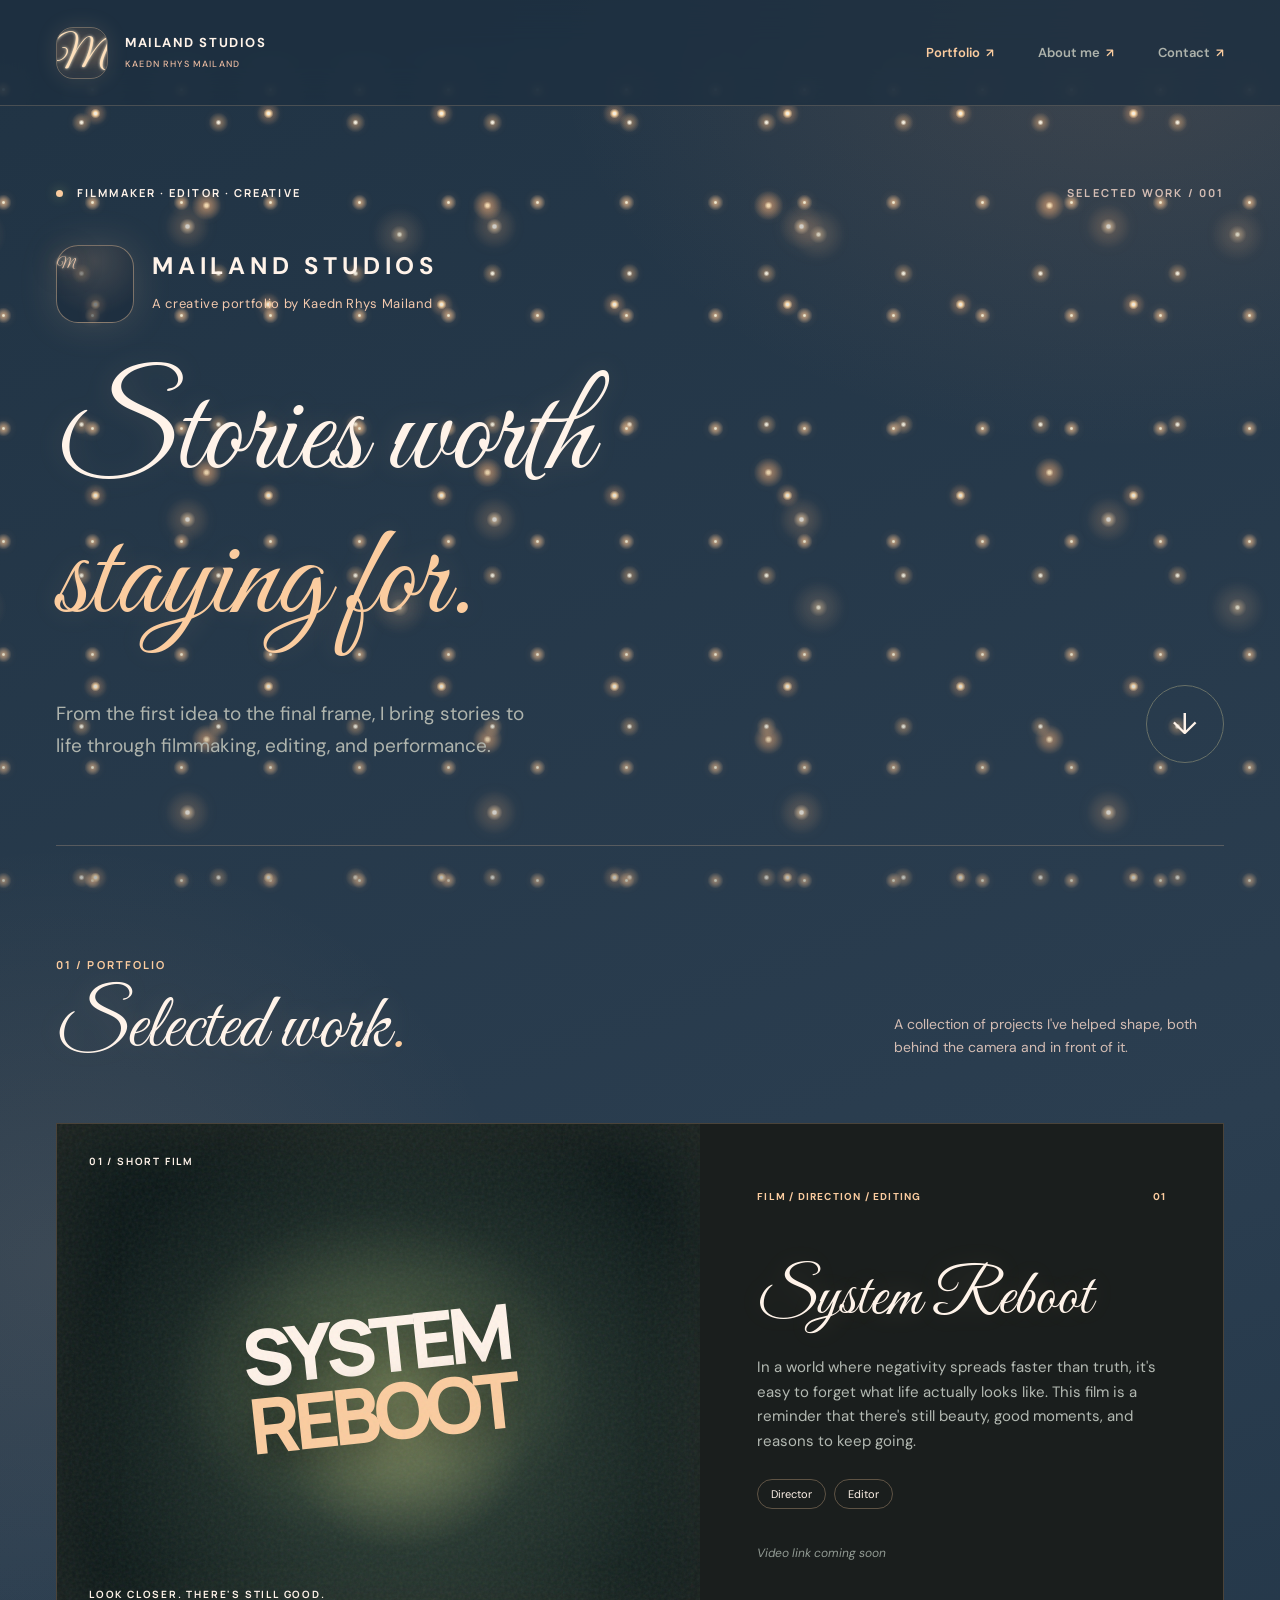
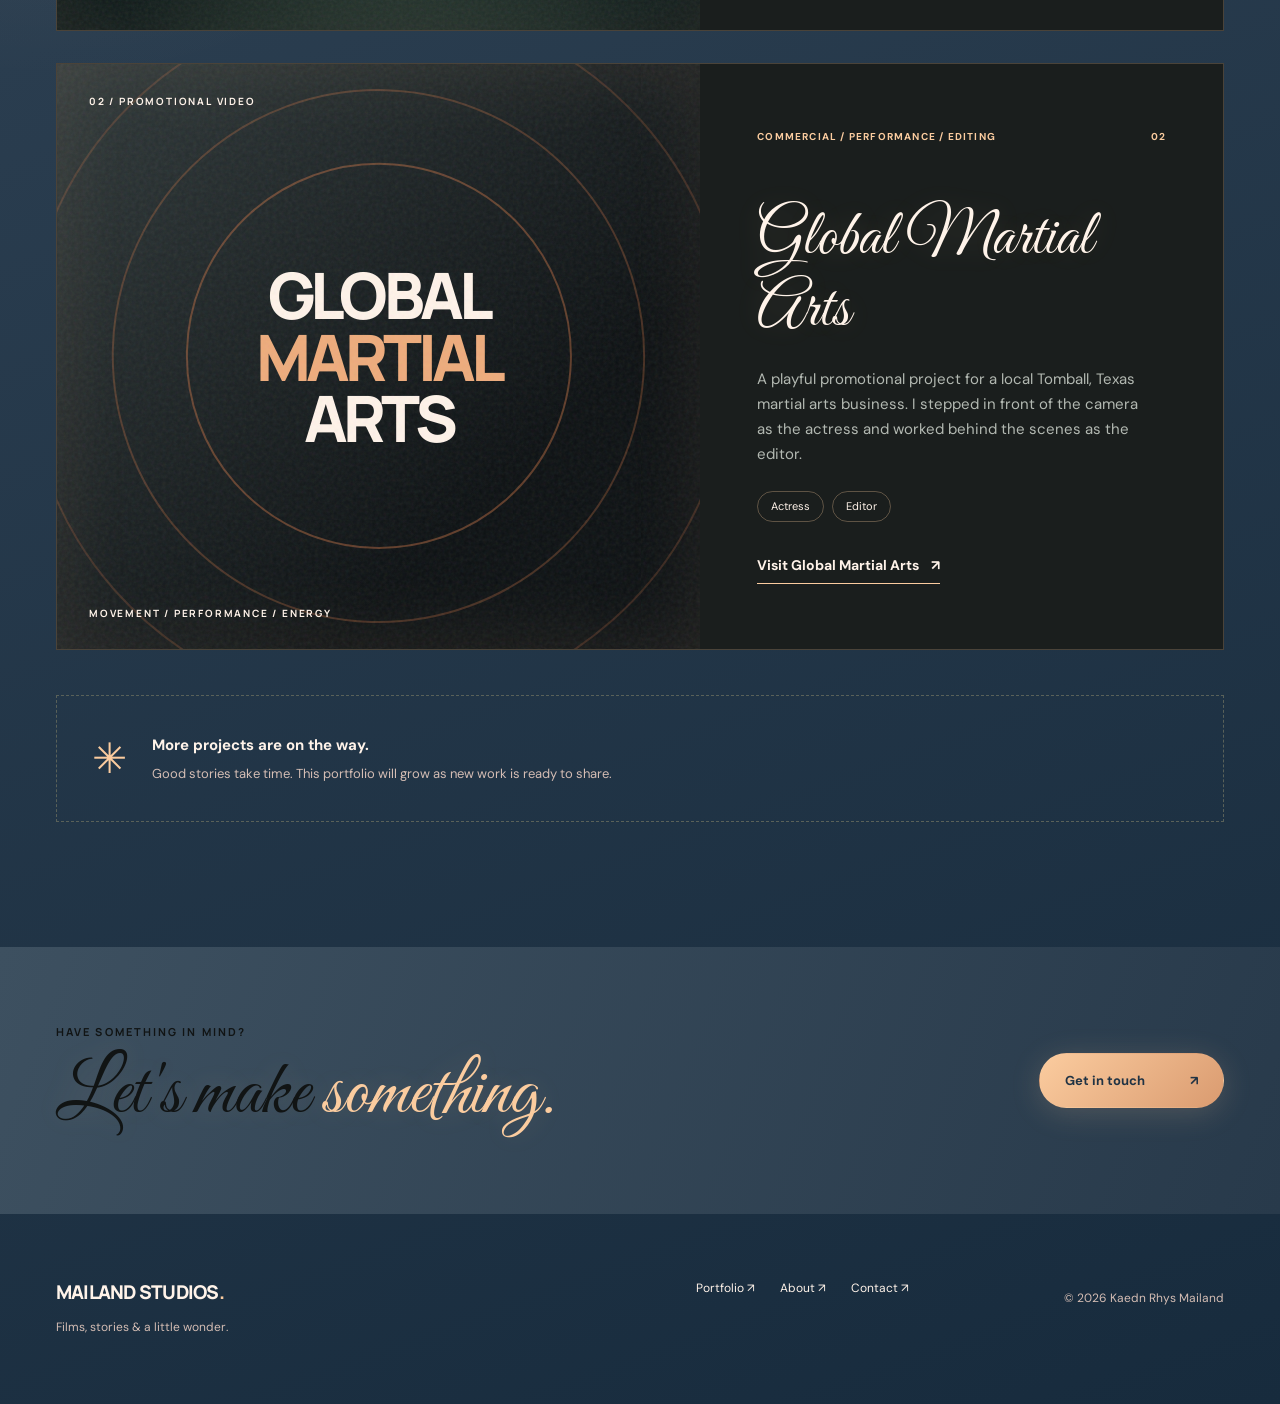
<file: index.html>
<!doctype html>
<html lang="en">
<head>
  <meta charset="utf-8">
  <meta name="viewport" content="width=device-width, initial-scale=1">
  <meta name="theme-color" content="#283a4b">
  <meta name="description" content="Kaedn Rhys Mailand | Filmmaking, editing, performance, and creative storytelling.">
  <title>Portfolio | Kaedn Rhys Mailand</title>
  <link rel="icon" href="assets/favicon.svg" type="image/svg+xml">
  <link rel="stylesheet" href="assets/styles.css?v=2">
  <script src="assets/site.js" defer></script>
</head>
<body>
  <a class="skip-link" href="#main">Skip to content</a>
  <header class="site-header">
    <a class="brand" href="index.html" target="_blank" rel="noopener noreferrer" aria-label="Kaedn Rhys Mailand portfolio, opens in a new tab"><span class="brand-mark"><span class="studio-monogram" aria-hidden="true">M</span></span><span class="brand-label">MAILAND STUDIOS <small>KAEDN RHYS MAILAND</small></span></a>
    <button class="menu-toggle" type="button" aria-expanded="false" aria-controls="primary-nav" aria-label="Toggle navigation"><span></span><span></span></button>
    <nav id="primary-nav" class="primary-nav" aria-label="Main navigation">
      <a class="active" aria-current="page" href="index.html" target="_blank" rel="noopener noreferrer">Portfolio <span class="nav-arrow">↗</span></a>
      <a href="about.html" target="_blank" rel="noopener noreferrer">About me <span class="nav-arrow">↗</span></a>
      <a href="contact.html" target="_blank" rel="noopener noreferrer">Contact <span class="nav-arrow">↗</span></a>
    </nav>
  </header>
  <main id="main">
    <section class="hero wrap" aria-labelledby="hero-title">
      <div class="hero-topline"><span class="eyebrow"><span class="status-dot"></span> FILMMAKER · EDITOR · CREATIVE</span><span class="eyebrow muted">SELECTED WORK / 001</span></div>
      <div class="hero-identity"><span class="hero-monogram" aria-hidden="true">M</span><div><strong>MAILAND STUDIOS</strong><span>A creative portfolio by Kaedn Rhys Mailand</span></div></div>
      <h1 id="hero-title">Stories worth<br><em>staying for.</em></h1>
      <div class="hero-bottom"><p>From the first idea to the final frame, I bring stories to life through filmmaking, editing, and performance.</p><a href="#work" class="round-link" aria-label="Jump to selected work, on this page"><span>↓</span></a></div>
      <div class="hero-rule"></div>
    </section>
    <section id="work" class="work-section wrap" aria-labelledby="work-heading">
      <div class="section-heading"><div><p class="eyebrow accent">01 / PORTFOLIO</p><h2 id="work-heading">Selected work<span class="small-period">.</span></h2></div><p>A collection of projects I've helped shape, both behind the camera and in front of it.</p></div>
      <article class="project-card"><div class="project-art reboot-art" aria-label="Decorative abstract design for System Reboot"><div class="art-grain"></div><div class="reboot-glow"></div><span class="art-corner">01 / SHORT FILM</span><div class="reboot-words">SYSTEM<br><i>REBOOT</i></div><span class="art-bottom">LOOK CLOSER. THERE'S STILL GOOD.</span></div><div class="project-details"><div class="project-meta"><span>FILM / DIRECTION / EDITING</span><span>01</span></div><h3>System Reboot</h3><p>In a world where negativity spreads faster than truth, it's easy to forget what life actually looks like. This film is a reminder that there's still beauty, good moments, and reasons to keep going.</p><div class="role-pills"><span>Director</span><span>Editor</span></div><div class="project-links"><span class="subtle-note">Video link coming soon</span></div></div></article>
      <article class="project-card"><div class="project-art martial-art" aria-label="Decorative athletic-inspired design for Global Martial Arts"><div class="art-grain"></div><span class="art-corner">02 / PROMOTIONAL VIDEO</span><div class="martial-rings"><span></span><span></span><span></span></div><div class="martial-words">GLOBAL<br><em>MARTIAL</em><br>ARTS</div><span class="art-bottom">MOVEMENT / PERFORMANCE / ENERGY</span></div><div class="project-details"><div class="project-meta"><span>COMMERCIAL / PERFORMANCE / EDITING</span><span>02</span></div><h3>Global Martial Arts</h3><p>A playful promotional project for a local Tomball, Texas martial arts business. I stepped in front of the camera as the actress and worked behind the scenes as the editor.</p><div class="role-pills"><span>Actress</span><span>Editor</span></div><div class="project-links"><a class="inline-link" href="https://teamglobalmma.com" target="_blank" rel="noopener noreferrer">Visit Global Martial Arts <span aria-hidden="true">↗</span></a></div></div></article>
      <div class="more-work"><span class="plus-icon">✳</span><div><strong>More projects are on the way.</strong><p>Good stories take time. This portfolio will grow as new work is ready to share.</p></div></div>
    </section>
    <section class="cta-strip"><div class="wrap cta-inner"><div><p class="eyebrow">HAVE SOMETHING IN MIND?</p><h2>Let's make <em>something.</em></h2></div><a class="pill-button" href="contact.html" target="_blank" rel="noopener noreferrer">Get in touch <span aria-hidden="true">↗</span></a></div></section>
  </main>
  <footer class="site-footer wrap"><div><span class="footer-brand">MAILAND STUDIOS<span class="accent">.</span></span><p>Films, stories & a little wonder.</p></div><div class="footer-links"><a href="index.html" target="_blank" rel="noopener noreferrer">Portfolio ↗</a><a href="about.html" target="_blank" rel="noopener noreferrer">About ↗</a><a href="contact.html" target="_blank" rel="noopener noreferrer">Contact ↗</a></div><span class="copyright">© <span data-year></span> Kaedn Rhys Mailand</span></footer>
</body>
</html>
</file>
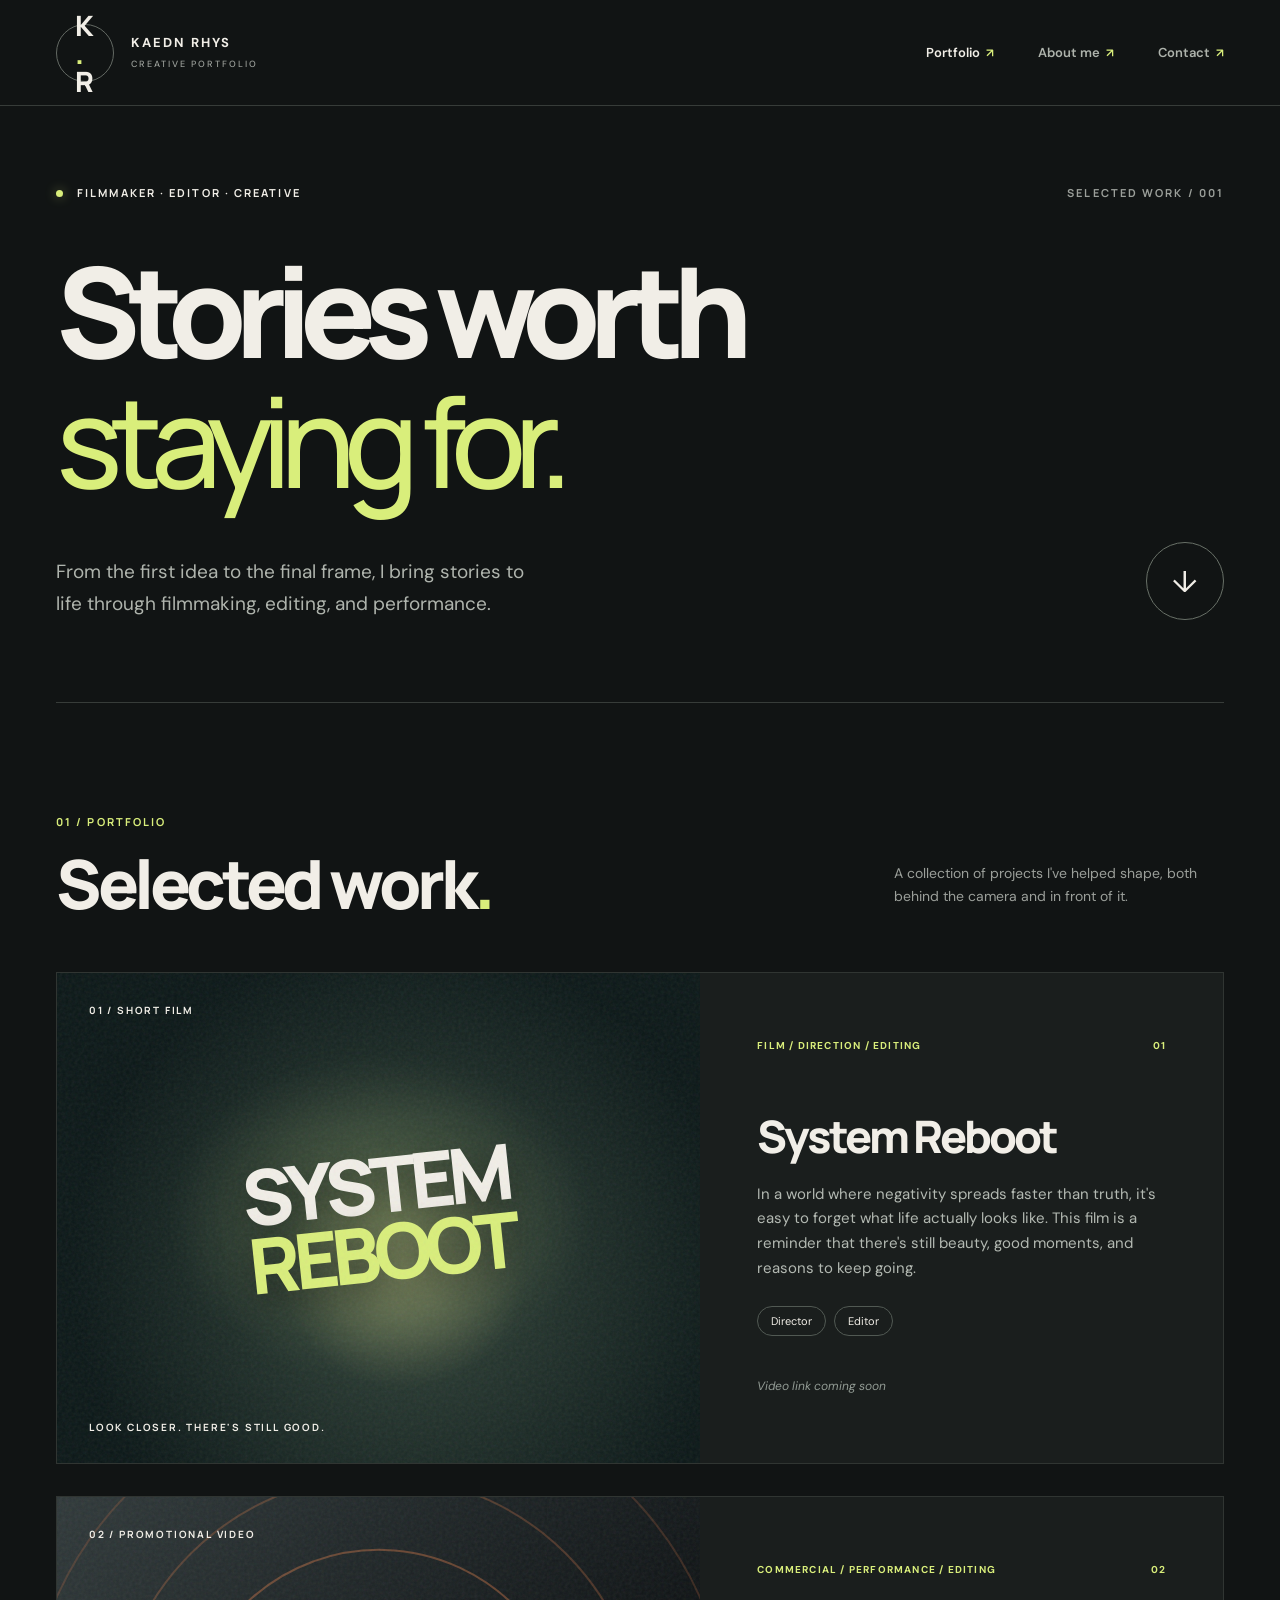
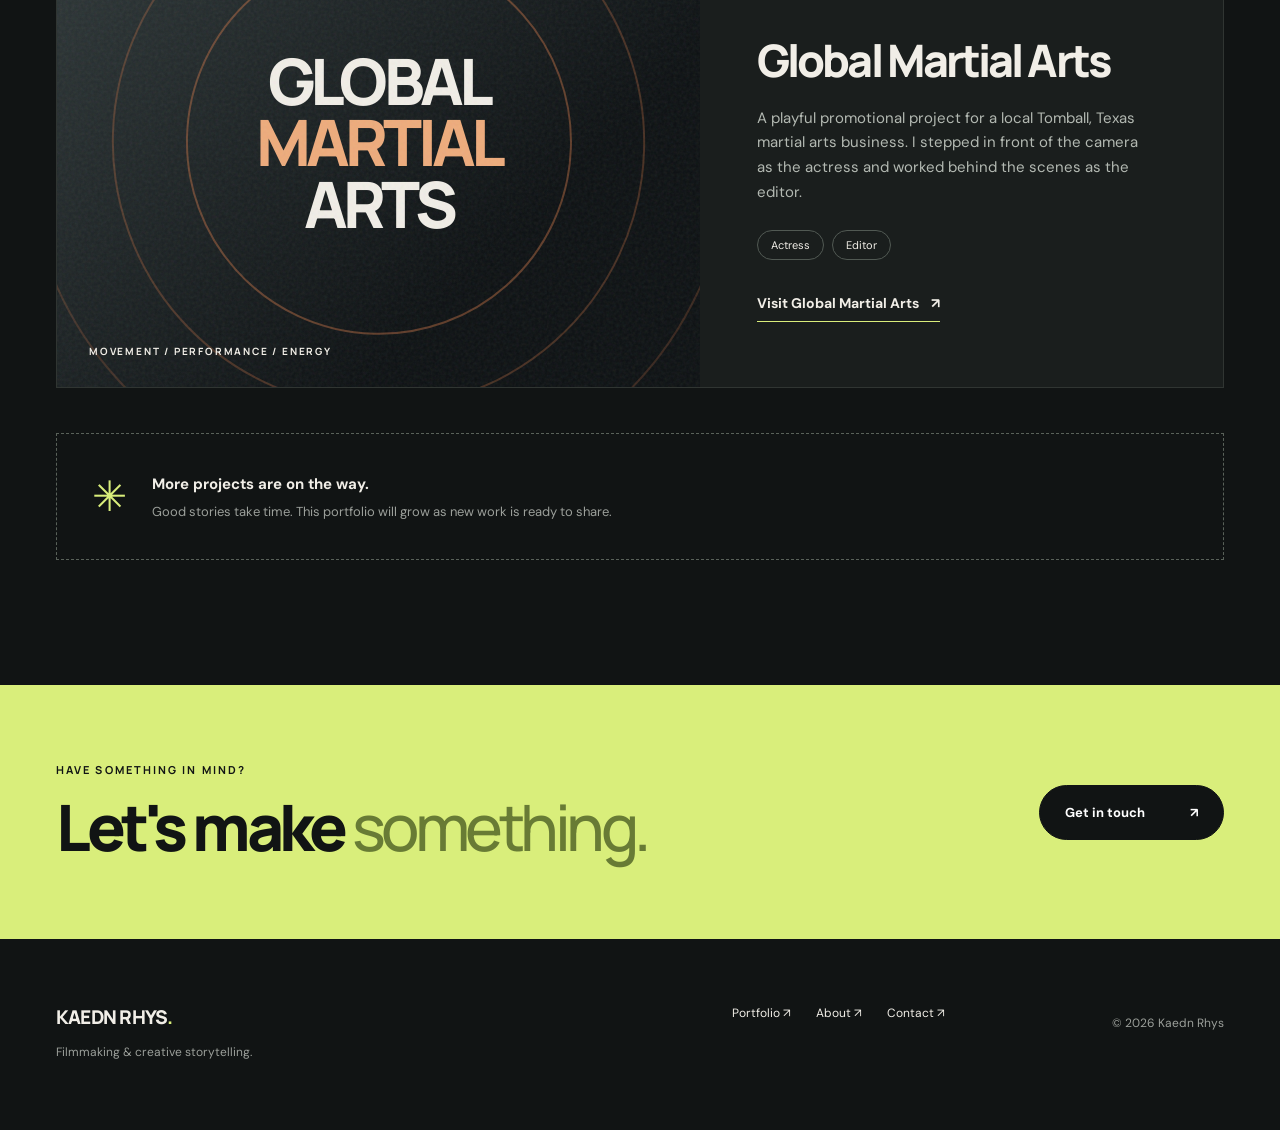
<file: filmmaking-portfolio/index.html>
<!doctype html>
<html lang="en">
<head>
  <meta charset="utf-8">
  <meta name="viewport" content="width=device-width, initial-scale=1">
  <meta name="theme-color" content="#111414">
  <meta name="description" content="Kaedn Rhys | Filmmaking, editing, performance, and creative storytelling.">
  <title>Portfolio | Kaedn Rhys</title>
  <link rel="icon" href="assets/favicon.svg" type="image/svg+xml">
  <link rel="stylesheet" href="assets/styles.css">
  <script src="assets/site.js" defer></script>
</head>
<body>
  <a class="skip-link" href="#main">Skip to content</a>
  <header class="site-header">
    <a class="brand" href="index.html" target="_blank" rel="noopener noreferrer" aria-label="Kaedn Rhys portfolio, opens in a new tab"><span class="brand-mark">K<span class="brand-dot">.</span>R</span><span class="brand-label">KAEDN RHYS <small>CREATIVE PORTFOLIO</small></span></a>
    <button class="menu-toggle" type="button" aria-expanded="false" aria-controls="primary-nav" aria-label="Toggle navigation"><span></span><span></span></button>
    <nav id="primary-nav" class="primary-nav" aria-label="Main navigation">
      <a class="active" aria-current="page" href="index.html" target="_blank" rel="noopener noreferrer">Portfolio <span class="nav-arrow">↗</span></a>
      <a href="about.html" target="_blank" rel="noopener noreferrer">About me <span class="nav-arrow">↗</span></a>
      <a href="contact.html" target="_blank" rel="noopener noreferrer">Contact <span class="nav-arrow">↗</span></a>
    </nav>
  </header>
  <main id="main">
    <section class="hero wrap" aria-labelledby="hero-title">
      <div class="hero-topline"><span class="eyebrow"><span class="status-dot"></span> FILMMAKER · EDITOR · CREATIVE</span><span class="eyebrow muted">SELECTED WORK / 001</span></div>
      <h1 id="hero-title">Stories worth<br><em>staying for.</em></h1>
      <div class="hero-bottom"><p>From the first idea to the final frame, I bring stories to life through filmmaking, editing, and performance.</p><a href="#work" class="round-link" aria-label="Jump to selected work, on this page"><span>↓</span></a></div>
      <div class="hero-rule"></div>
    </section>
    <section id="work" class="work-section wrap" aria-labelledby="work-heading">
      <div class="section-heading"><div><p class="eyebrow accent">01 / PORTFOLIO</p><h2 id="work-heading">Selected work<span class="small-period">.</span></h2></div><p>A collection of projects I've helped shape, both behind the camera and in front of it.</p></div>
      <article class="project-card"><div class="project-art reboot-art" aria-label="Decorative abstract design for System Reboot"><div class="art-grain"></div><div class="reboot-glow"></div><span class="art-corner">01 / SHORT FILM</span><div class="reboot-words">SYSTEM<br><i>REBOOT</i></div><span class="art-bottom">LOOK CLOSER. THERE'S STILL GOOD.</span></div><div class="project-details"><div class="project-meta"><span>FILM / DIRECTION / EDITING</span><span>01</span></div><h3>System Reboot</h3><p>In a world where negativity spreads faster than truth, it's easy to forget what life actually looks like. This film is a reminder that there's still beauty, good moments, and reasons to keep going.</p><div class="role-pills"><span>Director</span><span>Editor</span></div><div class="project-links"><span class="subtle-note">Video link coming soon</span></div></div></article>
      <article class="project-card"><div class="project-art martial-art" aria-label="Decorative athletic-inspired design for Global Martial Arts"><div class="art-grain"></div><span class="art-corner">02 / PROMOTIONAL VIDEO</span><div class="martial-rings"><span></span><span></span><span></span></div><div class="martial-words">GLOBAL<br><em>MARTIAL</em><br>ARTS</div><span class="art-bottom">MOVEMENT / PERFORMANCE / ENERGY</span></div><div class="project-details"><div class="project-meta"><span>COMMERCIAL / PERFORMANCE / EDITING</span><span>02</span></div><h3>Global Martial Arts</h3><p>A playful promotional project for a local Tomball, Texas martial arts business. I stepped in front of the camera as the actress and worked behind the scenes as the editor.</p><div class="role-pills"><span>Actress</span><span>Editor</span></div><div class="project-links"><a class="inline-link" href="https://teamglobalmma.com" target="_blank" rel="noopener noreferrer">Visit Global Martial Arts <span aria-hidden="true">↗</span></a></div></div></article>
      <div class="more-work"><span class="plus-icon">✳</span><div><strong>More projects are on the way.</strong><p>Good stories take time. This portfolio will grow as new work is ready to share.</p></div></div>
    </section>
    <section class="cta-strip"><div class="wrap cta-inner"><div><p class="eyebrow">HAVE SOMETHING IN MIND?</p><h2>Let's make <em>something.</em></h2></div><a class="pill-button" href="contact.html" target="_blank" rel="noopener noreferrer">Get in touch <span aria-hidden="true">↗</span></a></div></section>
  </main>
  <footer class="site-footer wrap"><div><span class="footer-brand">KAEDN RHYS<span class="accent">.</span></span><p>Filmmaking & creative storytelling.</p></div><div class="footer-links"><a href="index.html" target="_blank" rel="noopener noreferrer">Portfolio ↗</a><a href="about.html" target="_blank" rel="noopener noreferrer">About ↗</a><a href="contact.html" target="_blank" rel="noopener noreferrer">Contact ↗</a></div><span class="copyright">© <span data-year></span> Kaedn Rhys</span></footer>
</body>
</html>
</file>
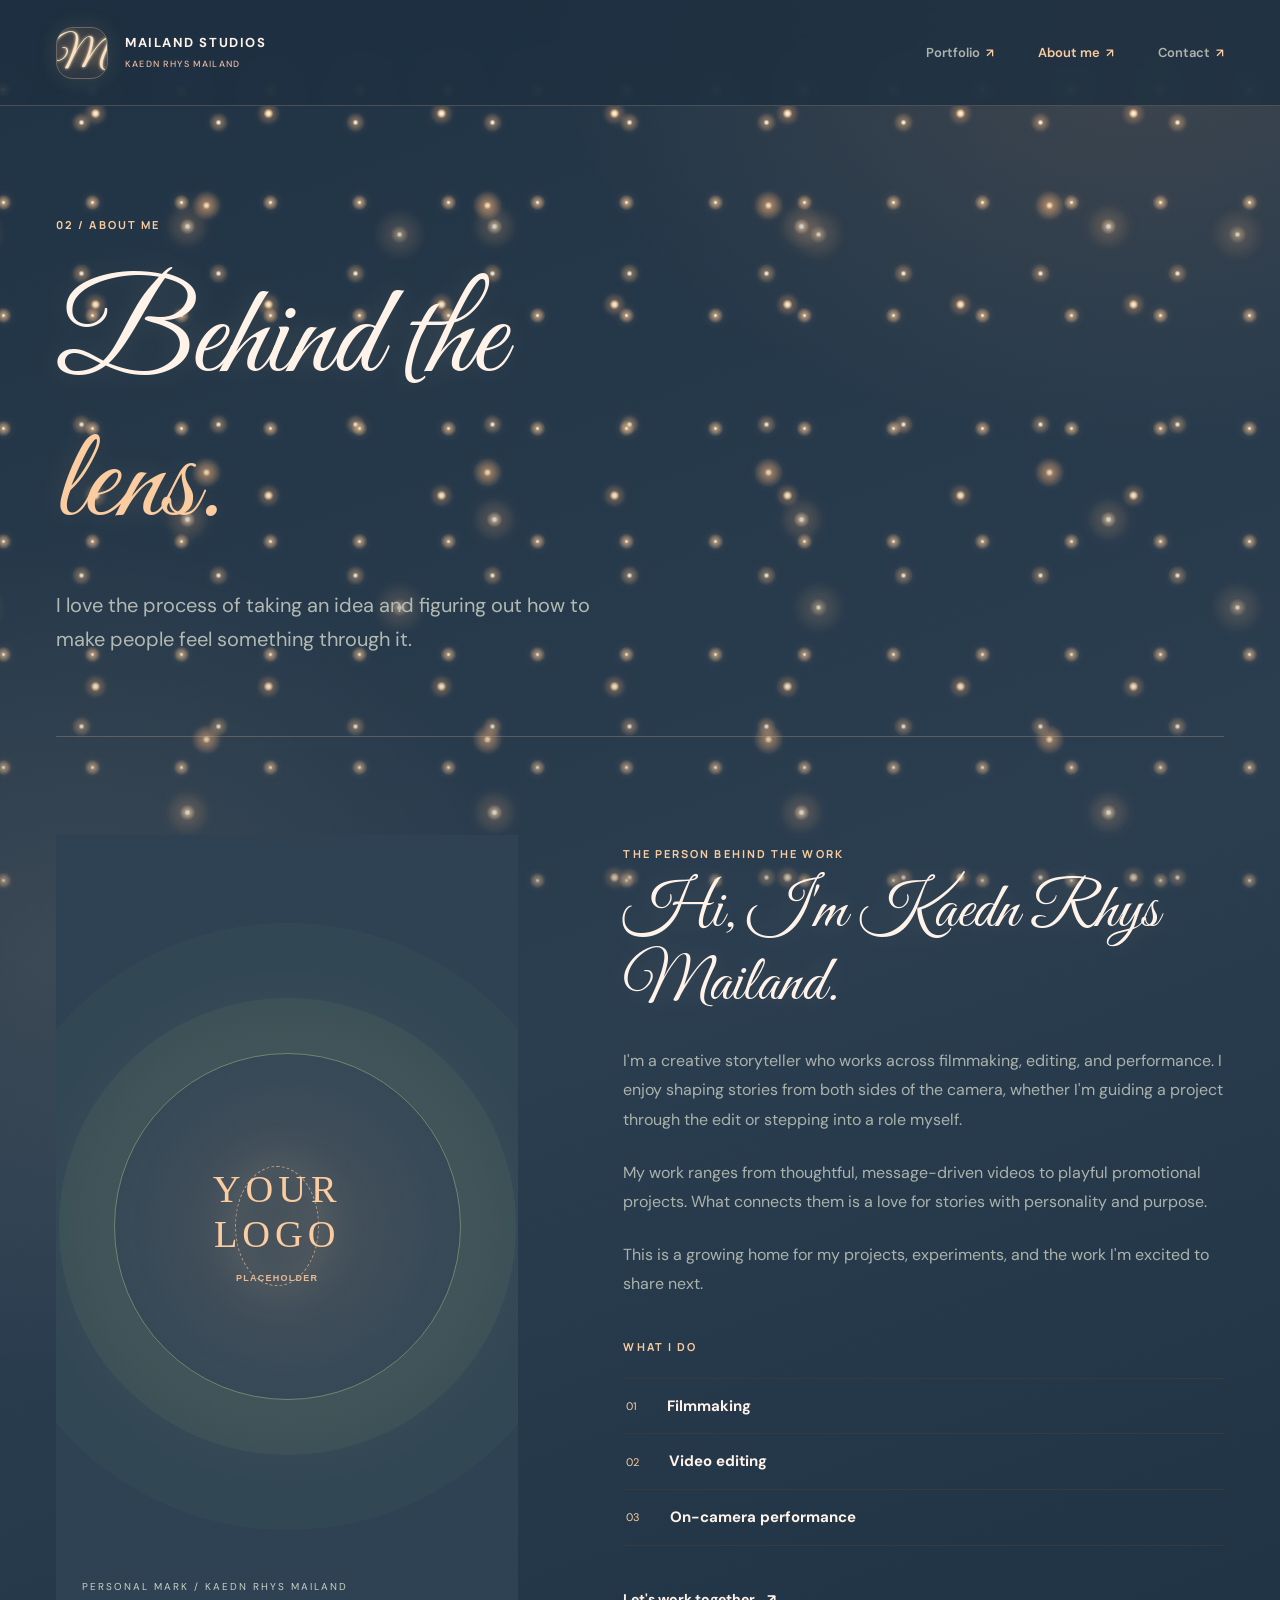
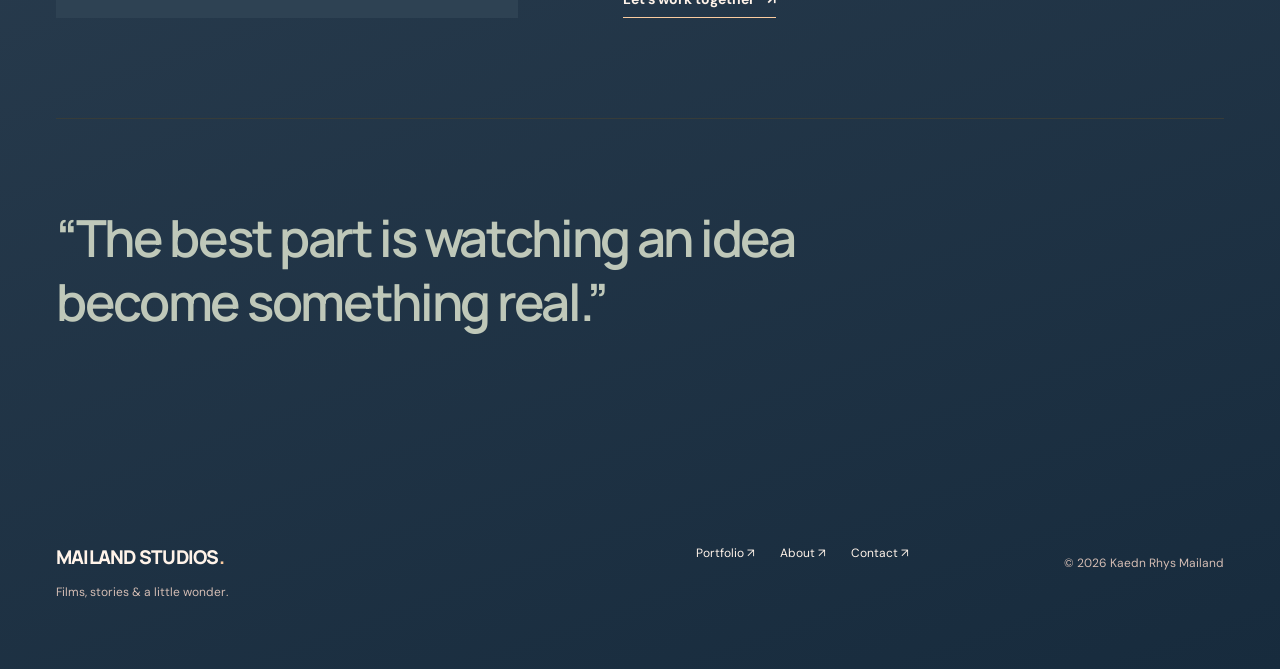
<file: about.html>
<!doctype html>
<html lang="en">
<head><meta charset="utf-8"><meta name="viewport" content="width=device-width, initial-scale=1"><meta name="theme-color" content="#283a4b"><meta name="description" content="Meet Kaedn Rhys Mailand, a filmmaker, editor, and creative storyteller."><title>About Me | Kaedn Rhys Mailand</title><link rel="icon" href="assets/favicon.svg" type="image/svg+xml"><link rel="stylesheet" href="assets/styles.css?v=2"><script src="assets/site.js" defer></script></head>
<body>
<a class="skip-link" href="#main">Skip to content</a>
<header class="site-header"><a class="brand" href="index.html" target="_blank" rel="noopener noreferrer" aria-label="Kaedn Rhys Mailand portfolio, opens in a new tab"><span class="brand-mark"><span class="studio-monogram" aria-hidden="true">M</span></span><span class="brand-label">MAILAND STUDIOS <small>KAEDN RHYS MAILAND</small></span></a><button class="menu-toggle" type="button" aria-expanded="false" aria-controls="primary-nav" aria-label="Toggle navigation"><span></span><span></span></button><nav id="primary-nav" class="primary-nav" aria-label="Main navigation"><a href="index.html" target="_blank" rel="noopener noreferrer">Portfolio <span class="nav-arrow">↗</span></a><a class="active" aria-current="page" href="about.html" target="_blank" rel="noopener noreferrer">About me <span class="nav-arrow">↗</span></a><a href="contact.html" target="_blank" rel="noopener noreferrer">Contact <span class="nav-arrow">↗</span></a></nav></header>
<main id="main"><section class="inner-hero wrap"><p class="eyebrow accent">02 / ABOUT ME</p><h1>Behind the<br><em>lens.</em></h1><p class="page-intro">I love the process of taking an idea and figuring out how to make people feel something through it.</p></section><div class="wrap"><div class="page-divider"></div><section class="about-grid" aria-label="About Kaedn"><div class="portrait-placeholder"><div class="portrait-orbit"></div><div class="portrait-initials"><span class="personal-mark-placeholder" aria-label="Personal logo placeholder">YOUR<br>LOGO<small>PLACEHOLDER</small></span></div><span class="portrait-label">PERSONAL MARK / KAEDN RHYS MAILAND</span></div><div class="about-copy"><p class="eyebrow accent">THE PERSON BEHIND THE WORK</p><h2>Hi, I'm Kaedn Rhys Mailand.</h2><p>I'm a creative storyteller who works across filmmaking, editing, and performance. I enjoy shaping stories from both sides of the camera, whether I'm guiding a project through the edit or stepping into a role myself.</p><p>My work ranges from thoughtful, message-driven videos to playful promotional projects. What connects them is a love for stories with personality and purpose.</p><p>This is a growing home for my projects, experiments, and the work I'm excited to share next.</p><div class="expertise"><p class="eyebrow">WHAT I DO</p><div class="expertise-row"><span>01</span><strong>Filmmaking</strong></div><div class="expertise-row"><span>02</span><strong>Video editing</strong></div><div class="expertise-row"><span>03</span><strong>On-camera performance</strong></div></div><a class="inline-link" href="contact.html" target="_blank" rel="noopener noreferrer">Let's work together <span aria-hidden="true">↗</span></a></div></section></div><section class="quote-section wrap"><p>“The best part is watching an idea become something real.”</p></section></main>
<footer class="site-footer wrap"><div><span class="footer-brand">MAILAND STUDIOS<span class="accent">.</span></span><p>Films, stories & a little wonder.</p></div><div class="footer-links"><a href="index.html" target="_blank" rel="noopener noreferrer">Portfolio ↗</a><a href="about.html" target="_blank" rel="noopener noreferrer">About ↗</a><a href="contact.html" target="_blank" rel="noopener noreferrer">Contact ↗</a></div><span class="copyright">© <span data-year></span> Kaedn Rhys Mailand</span></footer>
</body></html>
</file>
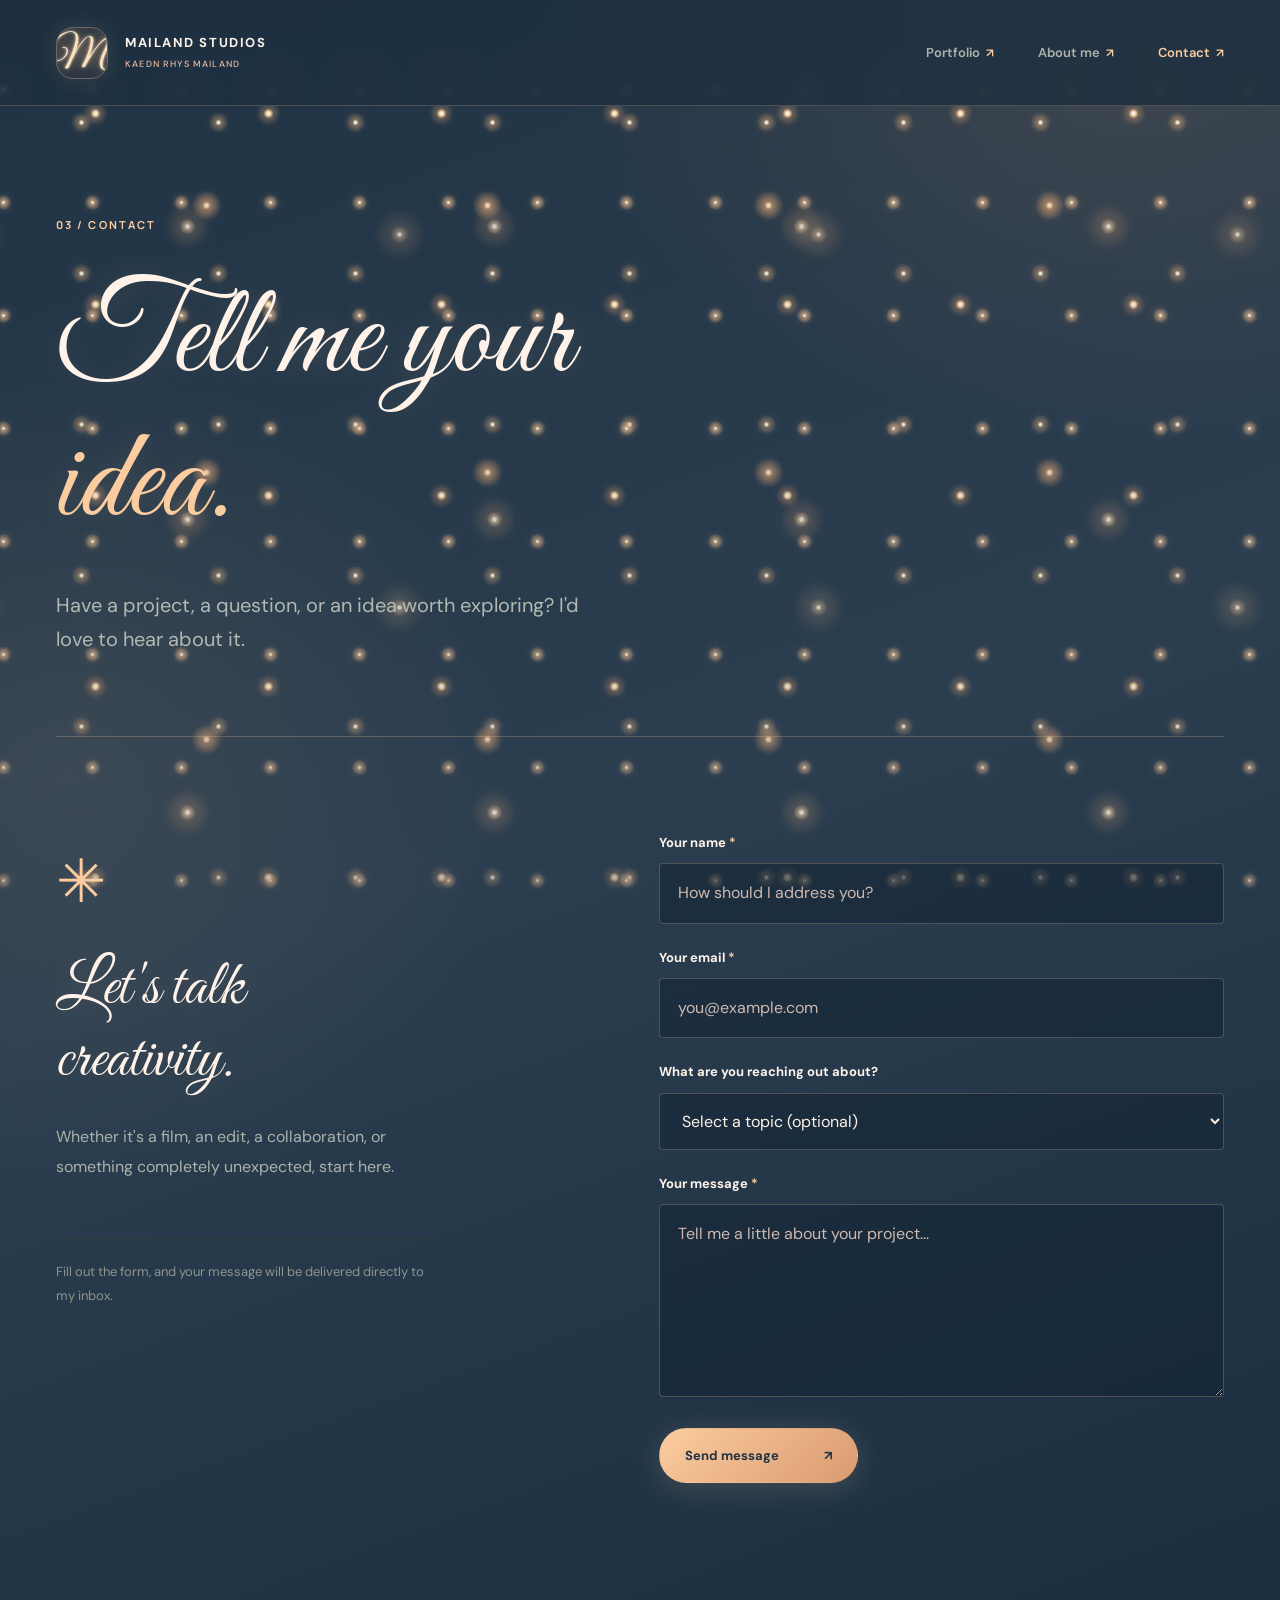
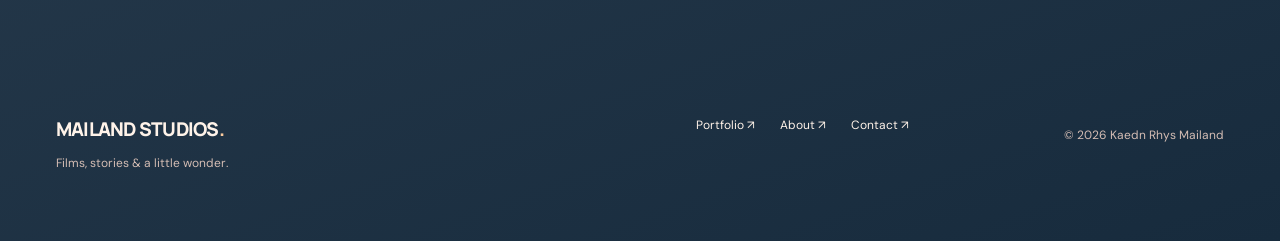
<file: contact.html>
<!doctype html>
<html lang="en">
<head><meta charset="utf-8"><meta name="viewport" content="width=device-width, initial-scale=1"><meta name="theme-color" content="#283a4b"><meta name="description" content="Contact Kaedn Rhys Mailand about filmmaking, editing, performance, and creative collaborations."><title>Contact | Kaedn Rhys Mailand</title><link rel="icon" href="assets/favicon.svg" type="image/svg+xml"><link rel="stylesheet" href="assets/styles.css?v=2"><script src="assets/site.js" defer></script></head>
<body>
<a class="skip-link" href="#main">Skip to content</a>
<header class="site-header"><a class="brand" href="index.html" target="_blank" rel="noopener noreferrer" aria-label="Kaedn Rhys Mailand portfolio, opens in a new tab"><span class="brand-mark"><span class="studio-monogram" aria-hidden="true">M</span></span><span class="brand-label">MAILAND STUDIOS <small>KAEDN RHYS MAILAND</small></span></a><button class="menu-toggle" type="button" aria-expanded="false" aria-controls="primary-nav" aria-label="Toggle navigation"><span></span><span></span></button><nav id="primary-nav" class="primary-nav" aria-label="Main navigation"><a href="index.html" target="_blank" rel="noopener noreferrer">Portfolio <span class="nav-arrow">↗</span></a><a href="about.html" target="_blank" rel="noopener noreferrer">About me <span class="nav-arrow">↗</span></a><a class="active" aria-current="page" href="contact.html" target="_blank" rel="noopener noreferrer">Contact <span class="nav-arrow">↗</span></a></nav></header>
<main id="main"><section class="inner-hero wrap"><p class="eyebrow accent">03 / CONTACT</p><h1>Tell me your<br><em>idea.</em></h1><p class="page-intro">Have a project, a question, or an idea worth exploring? I'd love to hear about it.</p></section><div class="wrap"><div class="page-divider"></div><section class="contact-grid" aria-label="Contact form"><div class="contact-sidebar"><span class="asterisk">✳</span><h2>Let's talk<br>creativity.</h2><p>Whether it's a film, an edit, a collaboration, or something completely unexpected, start here.</p><p class="form-note">Fill out the form, and your message will be delivered directly to my inbox.</p></div><form id="contact-form" class="contact-form" action="https://formsubmit.co/ajax/studiosofdesign@outlook.com" method="POST"><input type="hidden" name="_subject" value="New portfolio contact form message"><input type="hidden" name="_captcha" value="true"><input type="text" name="_honey" tabindex="-1" autocomplete="off" class="honeypot" aria-hidden="true"><div class="field-row"><label for="name">Your name <span>*</span></label><input id="name" name="name" type="text" placeholder="How should I address you?" autocomplete="name" required></div><div class="field-row"><label for="email">Your email <span>*</span></label><input id="email" name="email" type="email" placeholder="you@example.com" autocomplete="email" required></div><div class="field-row"><label for="reason">What are you reaching out about?</label><select id="reason" name="project_type"><option value="">Select a topic (optional)</option><option>Filmmaking</option><option>Video editing</option><option>Performance</option><option>Collaboration</option><option>Something else</option></select></div><div class="field-row"><label for="message">Your message <span>*</span></label><textarea id="message" name="message" rows="6" placeholder="Tell me a little about your project..." required></textarea></div><button class="pill-button send-button" type="submit">Send message <span aria-hidden="true">↗</span></button><p id="form-status" class="form-status" aria-live="polite"></p></form></section></div></main>
<footer class="site-footer wrap"><div><span class="footer-brand">MAILAND STUDIOS<span class="accent">.</span></span><p>Films, stories & a little wonder.</p></div><div class="footer-links"><a href="index.html" target="_blank" rel="noopener noreferrer">Portfolio ↗</a><a href="about.html" target="_blank" rel="noopener noreferrer">About ↗</a><a href="contact.html" target="_blank" rel="noopener noreferrer">Contact ↗</a></div><span class="copyright">© <span data-year></span> Kaedn Rhys Mailand</span></footer>
<script>
// Submit without letting FormSubmit choose the return destination.
document.addEventListener('DOMContentLoaded', () => {
  const form = document.getElementById('contact-form');
  const status = document.getElementById('form-status');
  const button = form.querySelector('button[type="submit"]');
  const destination = 'https://krmailand.github.io/Mailand-Studios-Portfolio/thank-you.html';

  form.addEventListener('submit', async (event) => {
    event.preventDefault();
    if (!form.reportValidity()) return;

    button.disabled = true;
    button.textContent = 'Sending...';
    status.textContent = 'Sending your message...';
    status.classList.remove('error');

    try {
      const response = await fetch(form.action, {
        method: 'POST',
        body: new FormData(form),
        headers: { Accept: 'application/json' }
      });
      if (!response.ok) throw new Error('Server rejected the request');
      const result = await response.json();
      if (result.success !== true && result.success !== 'true') {
        throw new Error(result.message || 'Submission was not confirmed');
      }
      window.location.assign(destination);
    } catch (error) {
      console.error('Contact submission failed:', error);
      status.textContent = 'Your message could not be confirmed as sent. Please try again.';
      status.classList.add('error');
      button.disabled = false;
      button.innerHTML = 'Send message <span aria-hidden="true">↗</span>';
    }
  });
});
</script>
</body></html>
</file>
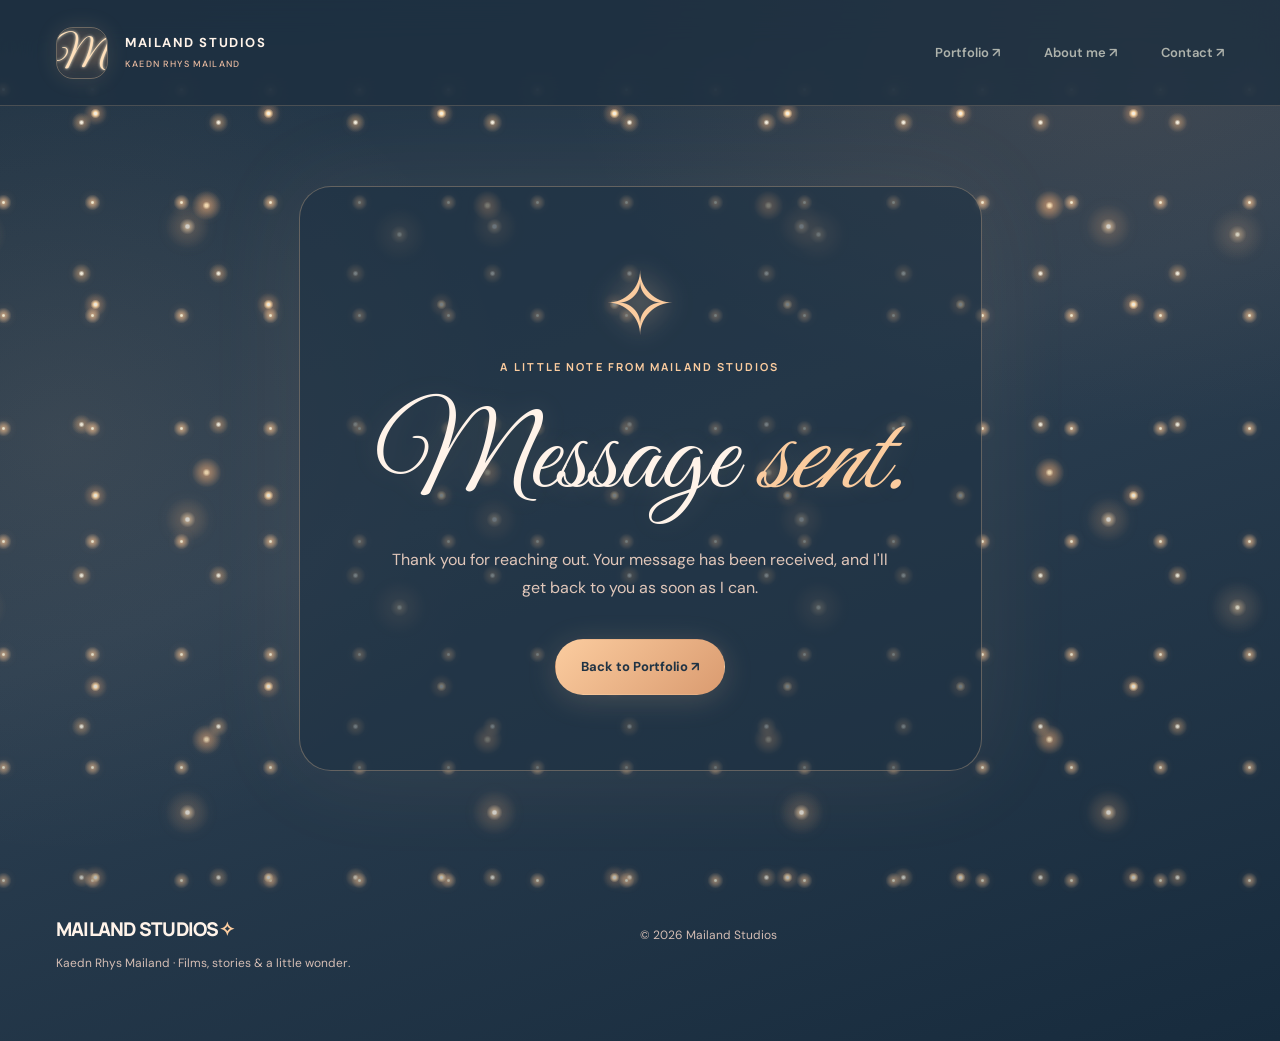
<file: thank-you.html>
<!doctype html>
<html lang="en">
<head>
  <meta charset="utf-8">
  <meta name="viewport" content="width=device-width, initial-scale=1">
  <meta name="theme-color" content="#283a4b">
  <title>Message Sent | Mailand Studios</title>
  <link rel="icon" href="assets/favicon.svg">
  <link rel="stylesheet" href="assets/styles.css?v=2">
  <script src="assets/site.js" defer></script>
</head>
<body>
  <a class="skip-link" href="#main">Skip to content</a>
  <header class="site-header">
    <a class="brand" href="index.html" target="_blank" rel="noopener noreferrer"><span class="brand-mark"><span class="studio-monogram" aria-hidden="true">M</span></span><span class="brand-label">MAILAND STUDIOS <small>KAEDN RHYS MAILAND</small></span></a>
    <nav class="primary-nav" aria-label="Main navigation"><a href="index.html" target="_blank" rel="noopener noreferrer">Portfolio ↗</a><a href="about.html" target="_blank" rel="noopener noreferrer">About me ↗</a><a href="contact.html" target="_blank" rel="noopener noreferrer">Contact ↗</a></nav>
  </header>
  <main class="confirmation-main" id="main"><section class="confirmation-panel" aria-labelledby="sent-title"><div class="confirmation-star" aria-hidden="true">✧</div><p class="eyebrow accent">A LITTLE NOTE FROM MAILAND STUDIOS</p><h1 id="sent-title">Message <em>sent.</em></h1><p>Thank you for reaching out. Your message has been received, and I'll get back to you as soon as I can.</p><a class="pill-button" href="index.html" target="_blank" rel="noopener noreferrer">Back to Portfolio ↗</a></section></main>
  <footer class="site-footer wrap"><div><span class="footer-brand">MAILAND STUDIOS<span class="accent">✧</span></span><p>Kaedn Rhys Mailand · Films, stories & a little wonder.</p></div><span class="copyright">© <span data-year></span> Mailand Studios</span></footer>
</body></html>
</file>
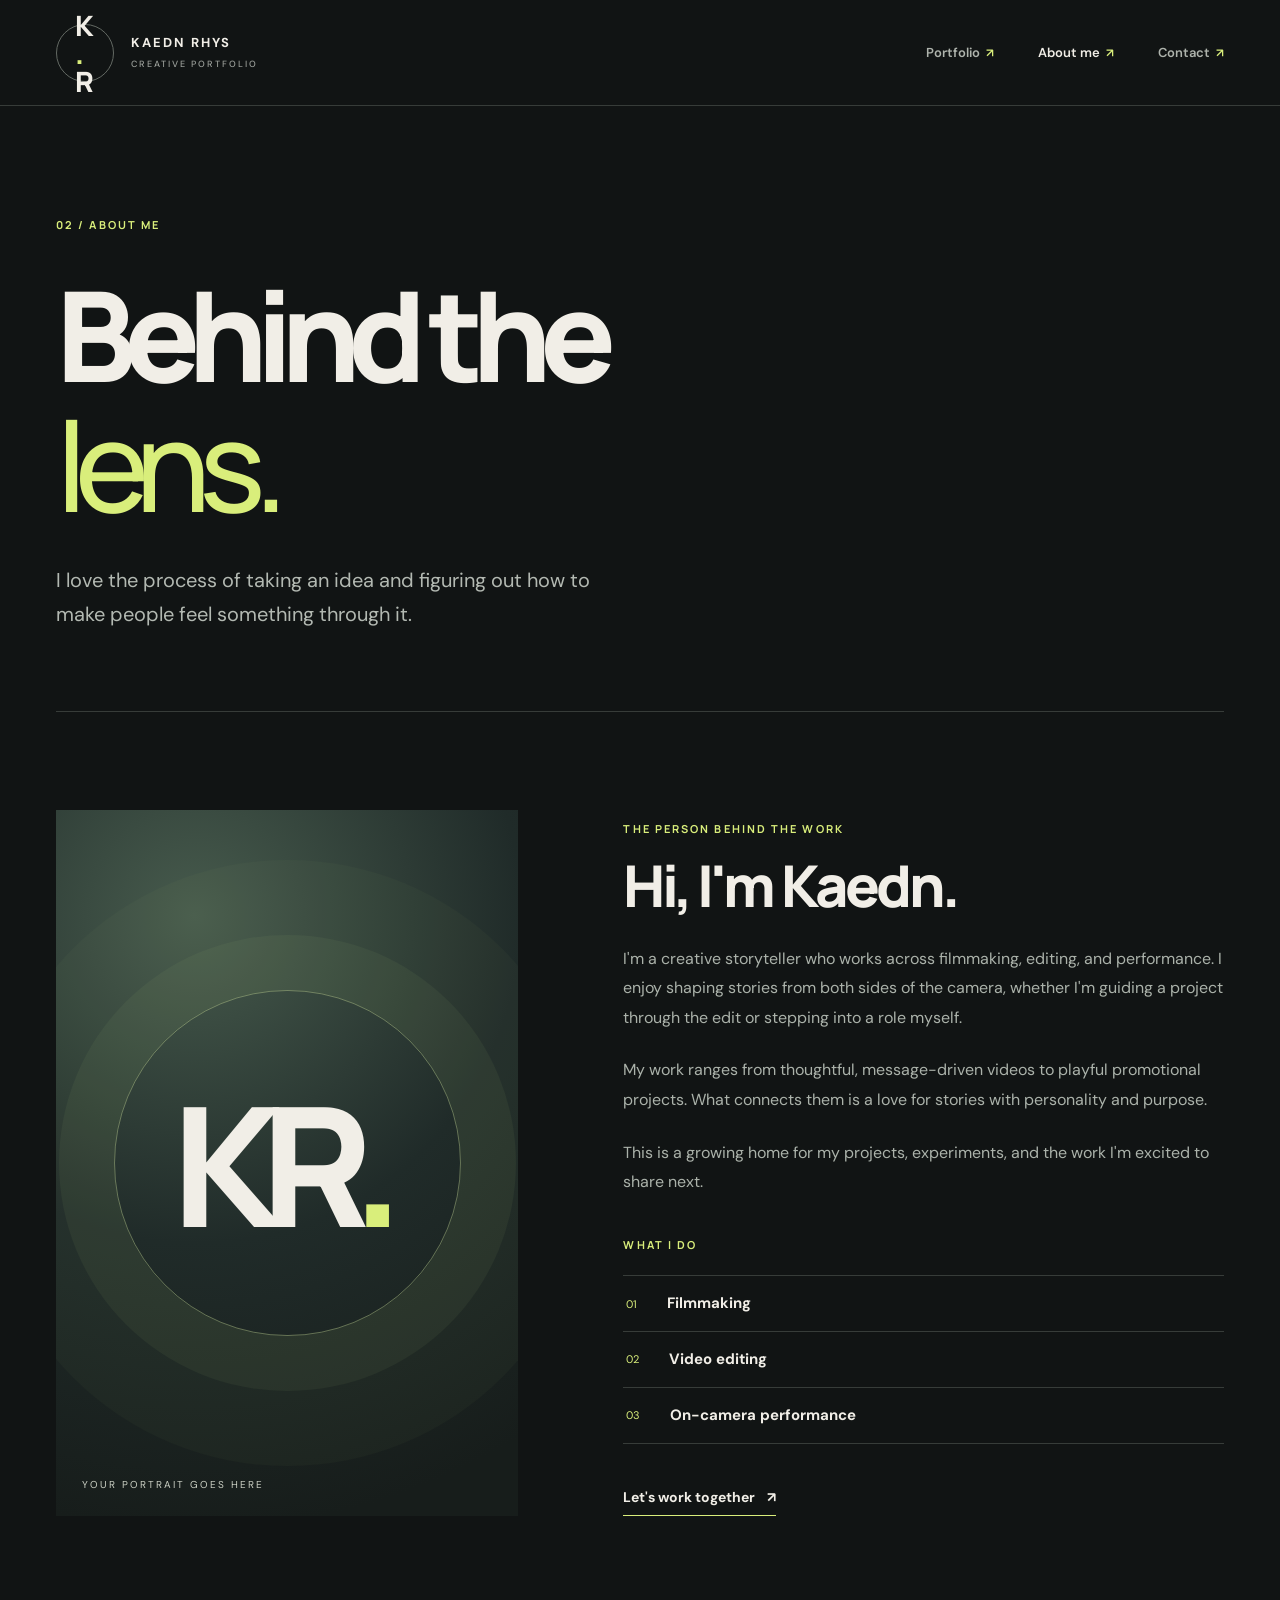
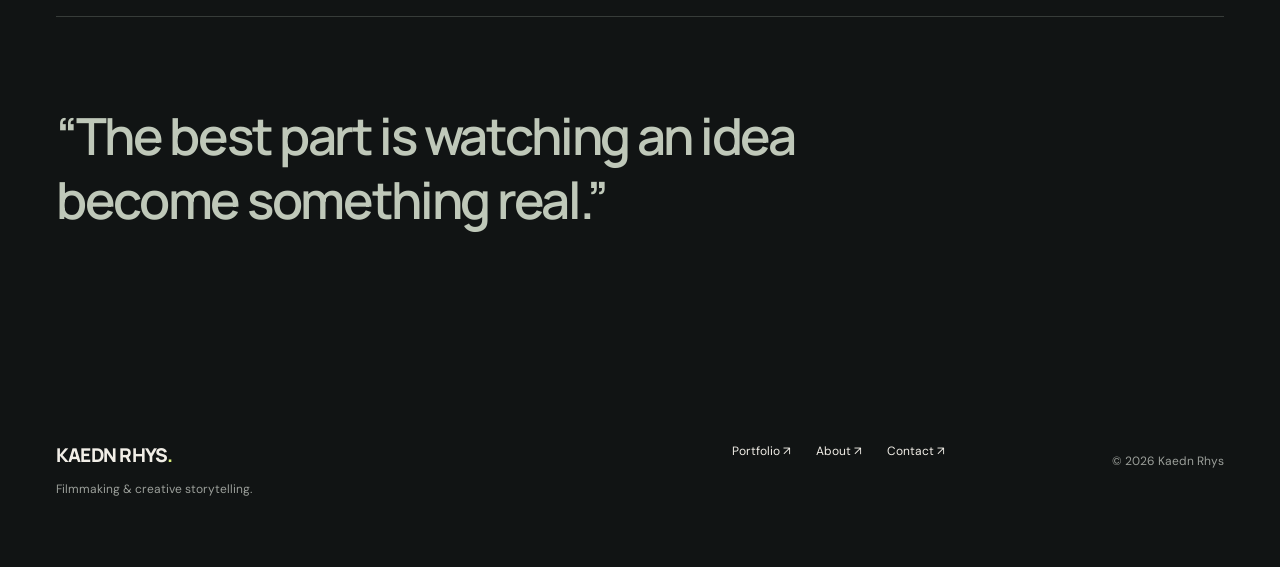
<file: filmmaking-portfolio/about.html>
<!doctype html>
<html lang="en">
<head><meta charset="utf-8"><meta name="viewport" content="width=device-width, initial-scale=1"><meta name="theme-color" content="#111414"><meta name="description" content="Meet Kaedn Rhys, a filmmaker, editor, and creative storyteller."><title>About Me | Kaedn Rhys</title><link rel="icon" href="assets/favicon.svg" type="image/svg+xml"><link rel="stylesheet" href="assets/styles.css"><script src="assets/site.js" defer></script></head>
<body>
<a class="skip-link" href="#main">Skip to content</a>
<header class="site-header"><a class="brand" href="index.html" target="_blank" rel="noopener noreferrer" aria-label="Kaedn Rhys portfolio, opens in a new tab"><span class="brand-mark">K<span class="brand-dot">.</span>R</span><span class="brand-label">KAEDN RHYS <small>CREATIVE PORTFOLIO</small></span></a><button class="menu-toggle" type="button" aria-expanded="false" aria-controls="primary-nav" aria-label="Toggle navigation"><span></span><span></span></button><nav id="primary-nav" class="primary-nav" aria-label="Main navigation"><a href="index.html" target="_blank" rel="noopener noreferrer">Portfolio <span class="nav-arrow">↗</span></a><a class="active" aria-current="page" href="about.html" target="_blank" rel="noopener noreferrer">About me <span class="nav-arrow">↗</span></a><a href="contact.html" target="_blank" rel="noopener noreferrer">Contact <span class="nav-arrow">↗</span></a></nav></header>
<main id="main"><section class="inner-hero wrap"><p class="eyebrow accent">02 / ABOUT ME</p><h1>Behind the<br><em>lens.</em></h1><p class="page-intro">I love the process of taking an idea and figuring out how to make people feel something through it.</p></section><div class="wrap"><div class="page-divider"></div><section class="about-grid" aria-label="About Kaedn"><div class="portrait-placeholder"><div class="portrait-orbit"></div><div class="portrait-initials">KR<span>.</span></div><span class="portrait-label">YOUR PORTRAIT GOES HERE</span></div><div class="about-copy"><p class="eyebrow accent">THE PERSON BEHIND THE WORK</p><h2>Hi, I'm Kaedn.</h2><p>I'm a creative storyteller who works across filmmaking, editing, and performance. I enjoy shaping stories from both sides of the camera, whether I'm guiding a project through the edit or stepping into a role myself.</p><p>My work ranges from thoughtful, message-driven videos to playful promotional projects. What connects them is a love for stories with personality and purpose.</p><p>This is a growing home for my projects, experiments, and the work I'm excited to share next.</p><div class="expertise"><p class="eyebrow">WHAT I DO</p><div class="expertise-row"><span>01</span><strong>Filmmaking</strong></div><div class="expertise-row"><span>02</span><strong>Video editing</strong></div><div class="expertise-row"><span>03</span><strong>On-camera performance</strong></div></div><a class="inline-link" href="contact.html" target="_blank" rel="noopener noreferrer">Let's work together <span aria-hidden="true">↗</span></a></div></section></div><section class="quote-section wrap"><p>“The best part is watching an idea become something real.”</p></section></main>
<footer class="site-footer wrap"><div><span class="footer-brand">KAEDN RHYS<span class="accent">.</span></span><p>Filmmaking & creative storytelling.</p></div><div class="footer-links"><a href="index.html" target="_blank" rel="noopener noreferrer">Portfolio ↗</a><a href="about.html" target="_blank" rel="noopener noreferrer">About ↗</a><a href="contact.html" target="_blank" rel="noopener noreferrer">Contact ↗</a></div><span class="copyright">© <span data-year></span> Kaedn Rhys</span></footer>
</body></html>
</file>
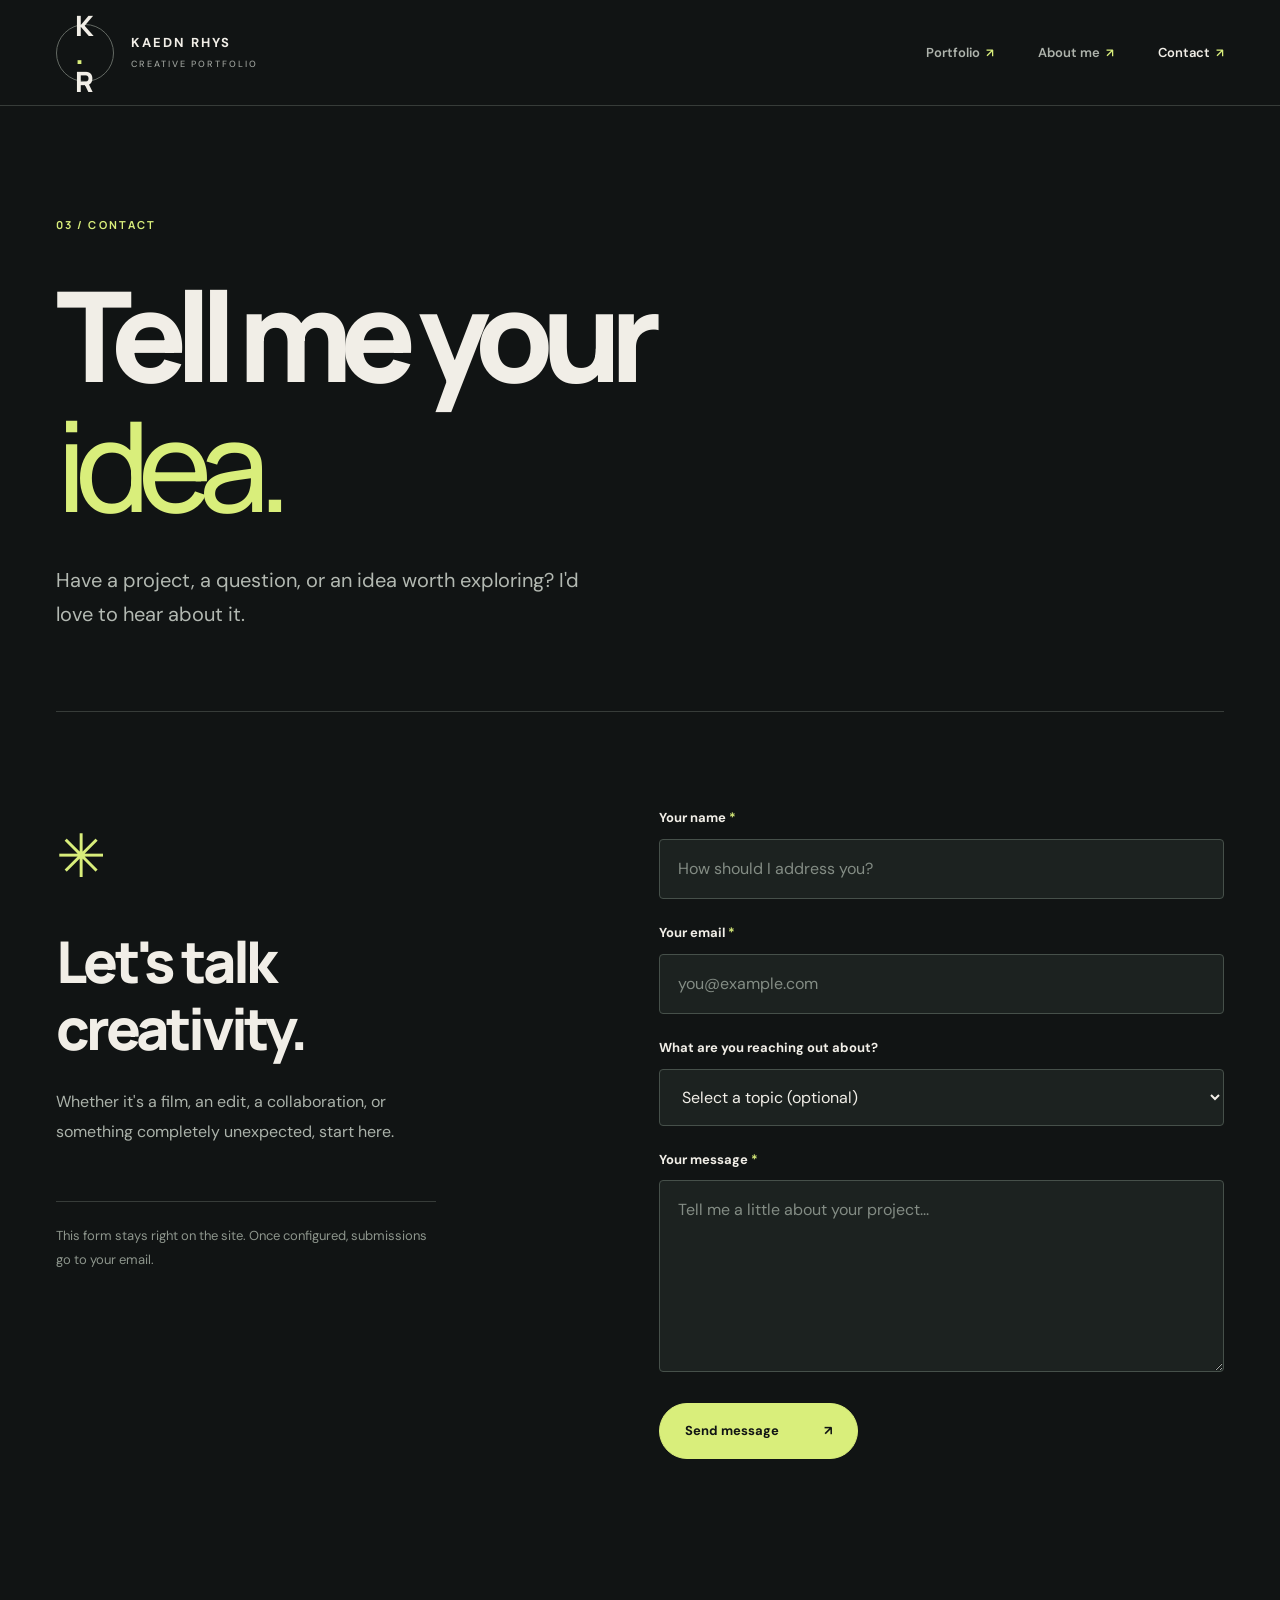
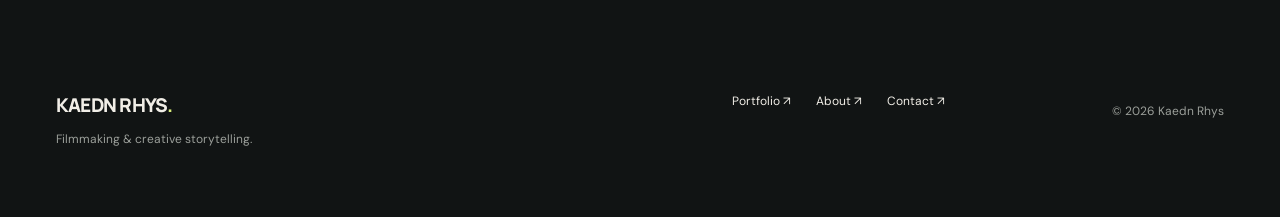
<file: filmmaking-portfolio/contact.html>
<!doctype html>
<html lang="en">
<head><meta charset="utf-8"><meta name="viewport" content="width=device-width, initial-scale=1"><meta name="theme-color" content="#111414"><meta name="description" content="Contact Kaedn Rhys about filmmaking, editing, performance, and creative collaborations."><title>Contact | Kaedn Rhys</title><link rel="icon" href="assets/favicon.svg" type="image/svg+xml"><link rel="stylesheet" href="assets/styles.css"><script src="assets/site.js" defer></script></head>
<body>
<a class="skip-link" href="#main">Skip to content</a>
<header class="site-header"><a class="brand" href="index.html" target="_blank" rel="noopener noreferrer" aria-label="Kaedn Rhys portfolio, opens in a new tab"><span class="brand-mark">K<span class="brand-dot">.</span>R</span><span class="brand-label">KAEDN RHYS <small>CREATIVE PORTFOLIO</small></span></a><button class="menu-toggle" type="button" aria-expanded="false" aria-controls="primary-nav" aria-label="Toggle navigation"><span></span><span></span></button><nav id="primary-nav" class="primary-nav" aria-label="Main navigation"><a href="index.html" target="_blank" rel="noopener noreferrer">Portfolio <span class="nav-arrow">↗</span></a><a href="about.html" target="_blank" rel="noopener noreferrer">About me <span class="nav-arrow">↗</span></a><a class="active" aria-current="page" href="contact.html" target="_blank" rel="noopener noreferrer">Contact <span class="nav-arrow">↗</span></a></nav></header>
<main id="main"><section class="inner-hero wrap"><p class="eyebrow accent">03 / CONTACT</p><h1>Tell me your<br><em>idea.</em></h1><p class="page-intro">Have a project, a question, or an idea worth exploring? I'd love to hear about it.</p></section><div class="wrap"><div class="page-divider"></div><section class="contact-grid" aria-label="Contact form"><div class="contact-sidebar"><span class="asterisk">✳</span><h2>Let's talk<br>creativity.</h2><p>Whether it's a film, an edit, a collaboration, or something completely unexpected, start here.</p><p class="form-note">This form stays right on the site. Once configured, submissions go to your email.</p></div><form id="contact-form" class="contact-form" action="https://formsubmit.co/YOUR_EMAIL@example.com" method="POST" novalidate><input type="hidden" name="_subject" value="New portfolio contact form message"><input type="hidden" name="_captcha" value="true"><input type="text" name="_honey" tabindex="-1" autocomplete="off" class="honeypot" aria-hidden="true"><div class="field-row"><label for="name">Your name <span>*</span></label><input id="name" name="name" type="text" placeholder="How should I address you?" autocomplete="name" required></div><div class="field-row"><label for="email">Your email <span>*</span></label><input id="email" name="email" type="email" placeholder="you@example.com" autocomplete="email" required></div><div class="field-row"><label for="reason">What are you reaching out about?</label><select id="reason" name="project_type"><option value="">Select a topic (optional)</option><option>Filmmaking</option><option>Video editing</option><option>Performance</option><option>Collaboration</option><option>Something else</option></select></div><div class="field-row"><label for="message">Your message <span>*</span></label><textarea id="message" name="message" rows="6" placeholder="Tell me a little about your project..." required></textarea></div><button class="pill-button send-button" type="submit">Send message <span aria-hidden="true">↗</span></button><p id="form-status" class="form-status" aria-live="polite"></p></form></section></div></main>
<footer class="site-footer wrap"><div><span class="footer-brand">KAEDN RHYS<span class="accent">.</span></span><p>Filmmaking & creative storytelling.</p></div><div class="footer-links"><a href="index.html" target="_blank" rel="noopener noreferrer">Portfolio ↗</a><a href="about.html" target="_blank" rel="noopener noreferrer">About ↗</a><a href="contact.html" target="_blank" rel="noopener noreferrer">Contact ↗</a></div><span class="copyright">© <span data-year></span> Kaedn Rhys</span></footer>
</body></html>
</file>
<file: assets/styles.css>
@import url('https://fonts.googleapis.com/css2?family=Great+Vibes&family=DM+Sans:wght@400;500;600;700&display=swap');
@import url('https://fonts.googleapis.com/css2?family=DM+Sans:wght@400;500;600;700&family=Manrope:wght@400;500;600;700;800&display=swap');
:root{--bg:#111414;--panel:#1a1e1d;--text:#f1eee7;--muted:#9b9f9a;--accent:#d9ee7b;--line:#373c39;--font:'DM Sans',Arial,sans-serif;--display:'Manrope',Arial,sans-serif}*{box-sizing:border-box}html{scroll-behavior:smooth}body{margin:0;background:var(--bg);color:var(--text);font:16px/1.65 var(--font);-webkit-font-smoothing:antialiased}a{color:inherit;text-decoration:none}button,input,textarea,select{font:inherit}button,a,input,select,textarea{outline-offset:4px}::selection{background:var(--accent);color:#111414}.wrap{width:min(1320px,calc(100% - 112px));margin-inline:auto}.skip-link{position:absolute;left:12px;top:-60px;padding:10px;background:var(--accent);color:#111;z-index:100}.skip-link:focus{top:12px}.site-header{height:106px;padding:0 56px;display:flex;align-items:center;justify-content:space-between;border-bottom:1px solid var(--line)}.brand{display:flex;align-items:center;gap:17px}.brand-mark{font:800 28px/1 var(--display);letter-spacing:-.13em;border:1px solid #636963;border-radius:50%;display:grid;place-content:center;width:58px;height:58px;padding-right:5px}.brand-dot,.accent,.small-period{color:var(--accent)}.brand-label{display:flex;flex-direction:column;line-height:1.15;letter-spacing:.15em;font-size:13px;font-weight:700}.brand-label small{font-size:9px;letter-spacing:.22em;margin-top:8px;color:var(--muted);font-weight:500}.primary-nav{display:flex;gap:44px}.primary-nav a{font-size:13px;font-weight:600;color:#aeb3ac;transition:color .2s}.primary-nav a:hover,.primary-nav a.active{color:var(--text)}.nav-arrow{font-size:12px;color:var(--accent);margin-left:3px}.menu-toggle{display:none}.eyebrow{font:700 11px/1.5 var(--display);letter-spacing:.19em}.muted{color:var(--muted)}.hero{padding-top:79px}.hero-topline{display:flex;align-items:center;justify-content:space-between}.status-dot{width:7px;height:7px;display:inline-block;border-radius:50%;background:var(--accent);margin-right:10px;box-shadow:0 0 12px #d9ee7b77}.hero h1,.inner-hero h1{font:800 clamp(70px,9.8vw,155px)/1.04 var(--display);letter-spacing:-.095em;margin:43px 0 37px}.hero h1 em,.inner-hero h1 em,.cta-strip h2 em{color:var(--accent);font-weight:500;font-style:normal}.hero-bottom{display:flex;justify-content:space-between;align-items:flex-end;gap:40px}.hero-bottom p{max-width:490px;color:#afb4ad;font-size:19px;line-height:1.7;margin:0}.round-link{width:78px;height:78px;border:1px solid #687067;border-radius:50%;display:grid;place-content:center;font-size:30px;transition:background .2s,color .2s}.round-link:hover{background:var(--accent);color:var(--bg)}.hero-rule,.page-divider{height:1px;background:var(--line);margin-top:82px}.work-section{padding:100px 0 125px}.section-heading{display:flex;justify-content:space-between;align-items:end;gap:30px;margin-bottom:50px}.section-heading h2{font:800 clamp(42px,5.3vw,76px)/1.15 var(--display);letter-spacing:-.065em;margin:13px 0 0}.section-heading>p{max-width:330px;color:var(--muted);font-size:14px}.project-card{display:grid;grid-template-columns:1.23fr 1fr;min-height:490px;margin-bottom:32px;background:var(--panel);border:1px solid #303532}.project-art{min-height:490px;position:relative;isolation:isolate;overflow:hidden;padding:32px;display:flex;align-items:center;justify-content:center}.art-grain{position:absolute;inset:0;opacity:.13;z-index:3;background-image:url("data:image/svg+xml,%3Csvg viewBox='0 0 180 180' xmlns='http://www.w3.org/2000/svg'%3E%3Cfilter id='n'%3E%3CfeTurbulence type='fractalNoise' baseFrequency='.85' numOctaves='3' stitchTiles='stitch'/%3E%3C/filter%3E%3Crect width='100%25' height='100%25' filter='url(%23n)' opacity='.65'/%3E%3C/svg%3E")}.art-corner,.art-bottom{position:absolute;z-index:4;font:700 10px var(--display);letter-spacing:.18em}.art-corner{top:30px;left:32px}.art-bottom{bottom:29px;left:32px}.reboot-art{background:radial-gradient(circle at 54% 60%,#6c7656 0%,#25352e 27%,#0b1717 73%)}.reboot-glow{position:absolute;inset:15%;background:radial-gradient(ellipse at center,#e7ff9a42,transparent 65%);filter:blur(16px)}.reboot-words{position:relative;z-index:2;font:800 clamp(55px,6vw,105px)/.88 var(--display);letter-spacing:-.085em;text-align:center;transform:rotate(-6deg);text-shadow:0 12px 35px #0008}.reboot-words i{font-style:normal;color:var(--accent)}.martial-art{background:linear-gradient(135deg,#2f3839,#0c1012 70%)}.martial-rings{position:absolute;inset:0;display:grid;place-items:center;transform:rotate(-20deg)}.martial-rings span{position:absolute;width:60%;aspect-ratio:1;border:2px solid #dc7b4a65;border-radius:50%}.martial-rings span:nth-child(2){width:83%;border-color:#dc7b4a47}.martial-rings span:nth-child(3){width:110%;border-color:#dc7b4a35}.martial-words{font:800 clamp(44px,5vw,84px)/.96 var(--display);text-align:center;letter-spacing:-.075em;position:relative;z-index:2}.martial-words em{font-style:normal;color:#eeab7b}.project-details{padding:65px 57px;display:flex;align-items:flex-start;flex-direction:column}.project-meta{width:100%;display:flex;justify-content:space-between;gap:12px;color:var(--accent);font-size:10px;font-weight:700;letter-spacing:.12em}.project-details h3{font:800 clamp(32px,3.5vw,52px)/1.12 var(--display);letter-spacing:-.065em;margin:57px 0 20px}.project-details p{color:#b3b9b2;margin:0 0 25px;max-width:400px;font-size:15px}.role-pills{display:flex;flex-wrap:wrap;gap:8px;margin-bottom:30px}.role-pills span{font-size:11px;padding:5px 13px;border:1px solid #515953;border-radius:40px}.project-links{margin-top:auto}.inline-link{font-weight:700;font-size:14px;display:inline-flex;gap:12px;border-bottom:1px solid var(--accent);padding-bottom:6px}.inline-link:hover{color:var(--accent)}.subtle-note{color:#929b94;font-size:12px;font-style:italic}.more-work{display:flex;gap:25px;align-items:center;border:1px dashed #596159;padding:28px 35px;margin-top:45px}.more-work strong{font-size:15px}.more-work p{color:var(--muted);font-size:13px;margin:4px 0 0}.plus-icon{font-size:42px;color:var(--accent)}.cta-strip{background:var(--accent);color:#111414;padding:66px 0}.cta-inner{display:flex;justify-content:space-between;align-items:center;gap:30px}.cta-inner h2{font:800 clamp(38px,5vw,72px)/1.15 var(--display);letter-spacing:-.07em;margin:10px 0}.cta-inner h2 em{color:#687b35}.pill-button{display:inline-flex;justify-content:space-between;gap:45px;align-items:center;background:#111414;color:#fff;border:1px solid #111414;border-radius:50px;padding:16px 25px;font-size:13px;font-weight:700;cursor:pointer;transition:transform .2s,background .2s}.pill-button:hover{transform:translateY(-3px);background:#283129}.site-footer{padding-top:65px;padding-bottom:55px;display:grid;grid-template-columns:1fr 1fr auto;gap:20px;align-items:start}.footer-brand{font:800 19px var(--display);letter-spacing:-.04em}.site-footer p,.copyright{font-size:12px;color:var(--muted);margin-top:10px}.footer-links{display:flex;justify-content:center;gap:25px;font-size:12px}.footer-links a:hover{color:var(--accent)}.inner-hero{padding-top:100px;padding-bottom:0}.inner-hero h1{margin-top:35px;margin-bottom:34px}.page-intro{font-size:20px;color:#b3b9b2;max-width:540px;line-height:1.7}.page-divider{margin-top:80px}.about-grid{display:grid;grid-template-columns:.87fr 1.13fr;gap:9%;padding:98px 0 100px}.portrait-placeholder{min-height:590px;position:relative;display:grid;place-items:center;overflow:hidden;background:radial-gradient(circle at 30% 15%,#475b4d,#202b29 48%,#171d1b 90%)}.portrait-orbit{position:absolute;width:75%;aspect-ratio:1;border:1px solid #b4c68a7a;border-radius:50%;box-shadow:0 0 0 55px #a4c17b11,0 0 0 130px #a4c17b09}.portrait-initials{position:relative;font:800 clamp(95px,13vw,200px) var(--display);letter-spacing:-.13em;transform:translateX(-10px)}.portrait-initials span{color:var(--accent)}.portrait-label{position:absolute;bottom:22px;left:26px;font-size:10px;letter-spacing:.2em;color:#cbd0c4}.about-copy h2,.contact-sidebar h2{font:800 clamp(35px,4.5vw,62px)/1.16 var(--display);letter-spacing:-.065em;margin:14px 0 25px}.about-copy>p:not(.eyebrow),.contact-sidebar>p{color:#abb2aa;line-height:1.85;margin-bottom:23px}.expertise{margin:40px 0}.expertise>.eyebrow{color:var(--accent);margin-bottom:22px}.expertise-row{border-top:1px solid var(--line);padding:15px 3px;display:flex;gap:30px;align-items:center}.expertise-row:last-child{border-bottom:1px solid var(--line)}.expertise-row span{font-size:11px;color:var(--accent)}.expertise-row strong{font-size:15px}.quote-section{border-top:1px solid var(--line);padding:35px 0 95px}.quote-section p{font:600 clamp(27px,4vw,55px)/1.25 var(--display);letter-spacing:-.045em;max-width:850px;color:#bfc8b9}.contact-grid{padding:95px 0 145px;display:grid;grid-template-columns:.9fr 1.1fr;gap:12%}.asterisk{font-size:60px;color:var(--accent)}.contact-sidebar h2{margin-top:22px}.contact-sidebar>p{max-width:380px}.contact-sidebar .form-note{border-top:1px solid var(--line);padding-top:22px;margin-top:55px;font-size:13px;color:#8d958c}.contact-form{display:flex;flex-direction:column;gap:23px}.field-row{display:flex;flex-direction:column;gap:10px}.field-row label{font-size:13px;font-weight:700}.field-row label span{color:var(--accent)}.field-row input,.field-row select,.field-row textarea{width:100%;border:1px solid #46504a;border-radius:4px;background:#1c2220;color:var(--text);padding:16px 18px;transition:border-color .2s}.field-row input:focus,.field-row textarea:focus,.field-row select:focus{border-color:var(--accent);outline:1px solid var(--accent)}.field-row input::placeholder,.field-row textarea::placeholder{color:#838c84}.field-row textarea{resize:vertical;min-height:160px}.send-button{align-self:flex-start;margin-top:8px;background:var(--accent);color:var(--bg);border-color:var(--accent)}.send-button:hover{background:#edffb3}.form-status{font-size:13px;margin:0;color:var(--accent)}.honeypot{position:absolute;left:-9999px;opacity:0}.form-status.error{color:#ffb3a5}
@media(max-width:1000px){.wrap{width:min(100% - 64px,1320px)}.site-header{padding-inline:32px}.project-details{padding:44px 35px}.project-details h3{margin-top:40px}.project-card{grid-template-columns:1fr 1fr}.project-art{min-height:430px}.about-grid,.contact-grid{gap:6%}}
@media(max-width:700px){.wrap{width:calc(100% - 40px)}.site-header{height:78px;padding:0 20px}.brand-mark{height:45px;width:45px;font-size:22px}.brand-label{font-size:11px}.brand-label small{font-size:8px}.menu-toggle{display:flex;flex-direction:column;gap:6px;background:transparent;border:0;padding:12px;cursor:pointer}.menu-toggle span{width:23px;height:2px;background:var(--text)}.primary-nav{display:none;position:absolute;z-index:10;top:78px;left:0;right:0;background:#1d2220;padding:22px 25px;box-shadow:0 15px 25px #0007;flex-direction:column;gap:21px}.primary-nav.open{display:flex}.hero{padding-top:44px}.hero-topline .muted{display:none}.hero h1,.inner-hero h1{font-size:clamp(51px,12vw,89px);margin:34px 0}.hero-bottom p{font-size:15px}.round-link{width:54px;height:54px;flex-shrink:0}.hero-rule,.page-divider{margin-top:55px}.work-section{padding-top:65px;padding-bottom:80px}.section-heading{display:block}.section-heading h2{font-size:47px}.section-heading>p{margin-top:25px}.project-card{display:flex;flex-direction:column}.project-art{min-height:365px}.project-details{padding:30px 28px 37px;min-height:360px}.project-details h3{margin-top:28px}.reboot-words{font-size:65px}.martial-words{font-size:55px}.more-work{padding:20px}.cta-strip{padding:45px 0}.cta-inner{align-items:flex-start;flex-direction:column}.cta-inner h2{font-size:43px}.site-footer{grid-template-columns:1fr;gap:15px;padding:42px 0}.footer-links{justify-content:flex-start}.inner-hero{padding-top:62px}.page-intro{font-size:17px}.about-grid,.contact-grid{grid-template-columns:1fr;gap:45px;padding:60px 0 80px}.portrait-placeholder{min-height:410px}.portrait-initials{font-size:135px}.contact-grid{padding-bottom:85px}.contact-sidebar .form-note{margin-top:20px}.quote-section{padding-bottom:55px}}
@media(prefers-reduced-motion:reduce){html{scroll-behavior:auto}*,*::before,*::after{transition:none!important;animation:none!important}}


/* Mailand Studios celestial/copper redesign. Overrides the original layout safely. */
:root {
  --bg: #203344; --bg-alt: #2e4253; --surface: #32495a;
  --text: #fff3e9; --muted: #d4bdb4; --accent: #fbcc9f;
  --accent-strong: #da9b70; --border: rgba(251,204,159,.24);
}
html { scroll-behavior: smooth; }
body { color: #fff3e9; background: radial-gradient(ellipse 48rem 35rem at 88% 1%, rgba(218,155,112,.15), transparent 75%), radial-gradient(ellipse 38rem 35rem at 5% 42%, rgba(251,204,159,.09), transparent 75%), linear-gradient(160deg, #203344, #2b3e50 45%, #172b3d 100%); min-height:100vh; }
body::before { content:""; pointer-events:none; position:fixed; inset:0; z-index:0; opacity:.34; background-image:radial-gradient(circle,#fbcc9f 1px,transparent 1.5px),radial-gradient(circle,#fbcc9f .7px,transparent 1.6px);background-size:137px 157px,223px 191px;background-position:0 0,73px 90px; mask-image:linear-gradient(#0008,transparent 92%); }
body > * { position:relative; z-index:1; }
.site-header { background:rgba(29,48,64,.83); backdrop-filter:blur(18px); border-bottom:1px solid rgba(251,204,159,.2); }
.brand-mark { width:52px; height:52px; background:transparent; display:flex; align-items:center; justify-content:center; border:1px solid rgba(251,204,159,.36); border-radius:14px; overflow:hidden; }
.brand-mark img { width:100%; height:100%; object-fit:cover; }
.brand-label { letter-spacing:.12em; }
.brand-label small { color:#e9baa0; letter-spacing:.13em; }
.primary-nav a:hover, .primary-nav a.active, .footer-links a:hover, .accent, .eyebrow.accent { color:#fbcc9f; }
.hero h1, .inner-hero h1 { text-shadow:0 2px 30px rgba(251,204,159,.08); }
h1 em, h2 em, .small-period, .brand-dot { color:#fbcc9f !important; }
.hero-identity { display:flex; align-items:center; gap:18px; margin-top:36px; margin-bottom:16px; }
.hero-identity img { width:78px; height:78px; object-fit:cover; border-radius:20px; box-shadow:0 0 35px rgba(251,204,159,.2); }
.hero-identity strong { display:block; font-size:clamp(16px,2vw,24px); letter-spacing:.2em; }
.hero-identity span { display:block; margin-top:7px; color:#f3c9ad; letter-spacing:.05em; font-size:13px; }
.pill-button, .send-button { background:linear-gradient(135deg,#fbcc9f,#da9b70); color:#203344; border-color:transparent; box-shadow:0 5px 30px rgba(251,204,159,.18); }
.pill-button:hover, .send-button:hover { box-shadow:0 8px 42px rgba(251,204,159,.32); }
.project-card, .about-grid, .contact-grid { border-color:rgba(251,204,159,.21); }
.project-art { box-shadow:inset 0 0 80px rgba(251,204,159,.09); }
.role-pills span { border-color:rgba(251,204,159,.3); }
.page-divider, .hero-rule { border-color:rgba(251,204,159,.27); background:rgba(251,204,159,.23); }
.contact-form input, .contact-form select, .contact-form textarea { background:rgba(15,33,46,.48); border-color:rgba(251,204,159,.24); color:#fff3e9; }
.contact-form input::placeholder, .contact-form textarea::placeholder { color:#cfb9af; }
.contact-form option { background:#263b4b; color:#fff3e9; }
.contact-form input:focus, .contact-form textarea:focus, .contact-form select:focus { border-color:#fbcc9f; outline:2px solid rgba(251,204,159,.15); }
.portrait-placeholder { background:radial-gradient(circle at center,rgba(251,204,159,.13), transparent 57%), #2e4253; }
.portrait-initials img { max-width:78%; max-height:78%; object-fit:contain; filter:drop-shadow(0 0 12px rgba(251,204,159,.35)); }
.cta-strip { background:linear-gradient(110deg,#3d5060,#283a4b); }
.site-footer { border-color:rgba(251,204,159,.24); }
.confirmation-main { min-height:65vh; display:grid; place-items:center; padding:80px 22px; }
.confirmation-panel { max-width:770px; text-align:center; background:rgba(32,51,68,.58); border:1px solid rgba(251,204,159,.3); border-radius:32px; padding:clamp(30px,6vw,75px); box-shadow:0 0 100px rgba(251,204,159,.08); }
.confirmation-panel h1 { font-size:clamp(48px,8vw,100px); line-height:1.05; margin:20px 0; }
.confirmation-panel p:not(.eyebrow) { color:#e1c7ba; line-height:1.8; max-width:500px; margin:20px auto 36px; }
.confirmation-star { color:#fbcc9f; font-size:86px; line-height:1; text-shadow:0 0 28px rgba(251,204,159,.7); }
@media (prefers-reduced-motion: reduce) { html {scroll-behavior:auto;} }
@media (max-width:650px) { .hero-identity img {width:60px;height:60px;} .brand-mark{width:44px;height:44px;} }
/* Personal mark is supplied in black; display it as a warm ivory mark on the dark site. */
.portrait-initials img { filter:invert(1) sepia(.25) saturate(.6) drop-shadow(0 0 16px rgba(251,204,159,.28)); }


/* Studio monogram and personal identity placeholder (no image files). */
.brand-mark { flex-shrink:0; border-radius:17px; box-shadow:0 0 22px rgba(251,204,159,.12), inset 0 0 12px rgba(251,204,159,.09); }
.studio-monogram, .hero-monogram { font-family:Georgia,'Times New Roman',serif; font-weight:500; font-style:italic; color:#ffd1a6; text-shadow:0 0 10px rgba(255,181,126,.67),0 0 26px rgba(255,181,126,.36); }
.studio-monogram { font-size:36px; line-height:1; padding-right:6px; }
.hero-monogram { display:grid; place-items:center; width:78px; height:78px; flex-shrink:0; border-radius:22px; border:1px solid rgba(251,204,159,.42); background:radial-gradient(circle at 50% 20%,rgba(251,204,159,.16),transparent 75%),rgba(28,43,59,.55); font-size:57px; box-shadow:0 0 38px rgba(251,204,159,.16); }
.portrait-initials { display:grid;place-items:center; }
.personal-mark-placeholder { width:min(64%,240px); aspect-ratio:1; border:1px dashed rgba(251,204,159,.65); border-radius:50%; display:flex;flex-direction:column;justify-content:center;align-items:center; gap:4px; color:#ffe2c6; font:500 clamp(21px,3vw,40px)/1.15 Georgia,serif; text-align:center; letter-spacing:.13em; box-shadow:0 0 52px rgba(251,204,159,.16),inset 0 0 40px rgba(251,204,159,.08); }
.personal-mark-placeholder small { font:600 9px/1.5 Arial,sans-serif;letter-spacing:.14em;margin-top:12px;color:#e9b994; }
/* Denser, layered stardust without adding external images. */
body::before { opacity:.77; background-image:radial-gradient(circle,#ffe0b9 1.25px,transparent 2px),radial-gradient(circle,#f8b886 .85px,transparent 1.65px),radial-gradient(circle,#fff0d9 .65px,transparent 1.4px),radial-gradient(circle,#fbcc9f 1.65px,transparent 2.5px); background-size:71px 89px,113px 127px,47px 61px,191px 173px; background-position:9px 18px,48px 33px,13px 47px,66px 72px; mask-image:linear-gradient(to bottom,#000 4%,#000c 70%,#0007 100%); animation:stars-drift 48s linear infinite alternate; }
body::after { content:""; position:fixed; pointer-events:none; inset:0; z-index:0; opacity:.55; background-image:radial-gradient(circle,rgba(255,220,175,.95) 0,rgba(255,196,142,.24) 2px,transparent 10px),radial-gradient(circle,rgba(255,232,200,.75) 0,rgba(251,204,159,.12) 3px,transparent 15px); background-size:319px 281px,421px 367px; background-position:34px 80px,190px 48px; animation:starlight 7s ease-in-out infinite alternate,stars-drift 75s linear infinite alternate-reverse; }
body > * { position:relative; z-index:1; }
@keyframes stars-drift { from { background-position:9px 18px,48px 33px,13px 47px,66px 72px; } to { background-position:48px -28px,90px 6px,44px -10px,105px 32px; } }
@keyframes starlight { from { opacity:.22; } to { opacity:.68; } }
@media(max-width:700px) { .studio-monogram {font-size:30px;} .hero-monogram {width:60px;height:60px;font-size:44px;} body::before{opacity:.55;} }
@media(prefers-reduced-motion:reduce) { body::before,body::after {animation:none!important;} }


/* Mailand Studios: calligraphy and luminous stardust */
:root { --script: 'Great Vibes', 'Brush Script MT', cursive; }
/* Use a true flowing script for both lettermarks, with a softer luminous edge. */
.studio-monogram, .hero-monogram {
  font-family:var(--script); font-style:normal; font-weight:400;
  letter-spacing:0; color:#ffe0bb;
  text-shadow:0 0 3px #fff4da,0 0 13px rgba(255,190,128,.83),0 0 30px rgba(247,145,86,.5);
}
.studio-monogram { font-size:43px; padding-right:6px; padding-top:7px; }
.hero-monogram { font-size:72px; padding-right:8px; padding-top:8px; }
/* Display headings retain readable body copy and labels. */
.hero h1, .inner-hero h1, .section-heading h2,
.project-details h3, .cta-inner h2, .about-copy h2,
.contact-sidebar h2, .confirmation-panel h1 {
  font-family:var(--script);font-weight:400;letter-spacing:0;
  line-height:1.13; text-shadow:0 0 28px rgba(251,204,159,.14);
}
.hero h1, .inner-hero h1 {font-size:clamp(78px,10vw,153px);margin-bottom:30px;}
.section-heading h2,.cta-inner h2 {font-size:clamp(57px,6vw,90px);}
.project-details h3,.about-copy h2,.contact-sidebar h2 {font-size:clamp(49px,5vw,78px);}
.confirmation-panel h1 {font-size:clamp(68px,9vw,120px);}
.hero h1 em,.inner-hero h1 em,.cta-inner h2 em {font-style:normal; font-weight:400;}
/* Sparkles: pinpoint star cores with a soft amber halo. Both layers sit behind content. */
body::before {
  opacity:.97;
  background-image:
    radial-gradient(circle,#fff8e8 0 1.2px,#ffd8a4 2.2px,rgba(246,169,113,.21) 5px,transparent 12px),
    radial-gradient(circle,#fff7db 0 .8px,rgba(255,201,149,.62) 2px,transparent 8px),
    radial-gradient(circle,#fff8e6 0 .9px,rgba(250,189,130,.35) 3px,transparent 10px),
    radial-gradient(circle,#ffe2b7 0 1.3px,rgba(255,181,120,.44) 4px,transparent 15px);
  background-size: 173px 191px,89px 113px,137px 151px,281px 267px;
  background-position:9px 18px,48px 33px,13px 47px,66px 72px;
  filter:drop-shadow(0 0 5px rgba(255,193,141,.5));
  mask-image:linear-gradient(#000 0%,#000d 78%,#000a 100%);
  animation:starlight 6s ease-in-out infinite alternate,stars-drift 65s linear infinite alternate;
}
body::after {
  opacity:.78;
  background-image:
   radial-gradient(circle,#fff7ea 0 1.6px,rgba(255,213,167,.7) 3px,rgba(255,180,124,.17) 8px,transparent 23px),
   radial-gradient(circle,#fff6dd 0 1.1px,rgba(255,212,162,.52) 3px,rgba(255,190,139,.13) 9px,transparent 27px);
  background-size:307px 293px,419px 373px;
  background-position:34px 80px,190px 48px;
  filter:drop-shadow(0 0 11px rgba(255,198,143,.44));
  animation:starlight 8s ease-in-out infinite alternate-reverse;
}
@media(max-width:700px) {
 .studio-monogram{font-size:36px;}
 .hero-monogram{font-size:60px;}
 .hero h1,.inner-hero h1 {font-size:clamp(62px,13vw,95px);}
 .section-heading h2,.cta-inner h2 {font-size:clamp(51px,11vw,70px);}
}
@media(prefers-reduced-motion:reduce) {body::before,body::after {animation:none!important;} }
</file>
<file: filmmaking-portfolio/assets/styles.css>
@import url('https://fonts.googleapis.com/css2?family=DM+Sans:wght@400;500;600;700&family=Manrope:wght@400;500;600;700;800&display=swap');
:root{--bg:#111414;--panel:#1a1e1d;--text:#f1eee7;--muted:#9b9f9a;--accent:#d9ee7b;--line:#373c39;--font:'DM Sans',Arial,sans-serif;--display:'Manrope',Arial,sans-serif}*{box-sizing:border-box}html{scroll-behavior:smooth}body{margin:0;background:var(--bg);color:var(--text);font:16px/1.65 var(--font);-webkit-font-smoothing:antialiased}a{color:inherit;text-decoration:none}button,input,textarea,select{font:inherit}button,a,input,select,textarea{outline-offset:4px}::selection{background:var(--accent);color:#111414}.wrap{width:min(1320px,calc(100% - 112px));margin-inline:auto}.skip-link{position:absolute;left:12px;top:-60px;padding:10px;background:var(--accent);color:#111;z-index:100}.skip-link:focus{top:12px}.site-header{height:106px;padding:0 56px;display:flex;align-items:center;justify-content:space-between;border-bottom:1px solid var(--line)}.brand{display:flex;align-items:center;gap:17px}.brand-mark{font:800 28px/1 var(--display);letter-spacing:-.13em;border:1px solid #636963;border-radius:50%;display:grid;place-content:center;width:58px;height:58px;padding-right:5px}.brand-dot,.accent,.small-period{color:var(--accent)}.brand-label{display:flex;flex-direction:column;line-height:1.15;letter-spacing:.15em;font-size:13px;font-weight:700}.brand-label small{font-size:9px;letter-spacing:.22em;margin-top:8px;color:var(--muted);font-weight:500}.primary-nav{display:flex;gap:44px}.primary-nav a{font-size:13px;font-weight:600;color:#aeb3ac;transition:color .2s}.primary-nav a:hover,.primary-nav a.active{color:var(--text)}.nav-arrow{font-size:12px;color:var(--accent);margin-left:3px}.menu-toggle{display:none}.eyebrow{font:700 11px/1.5 var(--display);letter-spacing:.19em}.muted{color:var(--muted)}.hero{padding-top:79px}.hero-topline{display:flex;align-items:center;justify-content:space-between}.status-dot{width:7px;height:7px;display:inline-block;border-radius:50%;background:var(--accent);margin-right:10px;box-shadow:0 0 12px #d9ee7b77}.hero h1,.inner-hero h1{font:800 clamp(70px,9.8vw,155px)/1.04 var(--display);letter-spacing:-.095em;margin:43px 0 37px}.hero h1 em,.inner-hero h1 em,.cta-strip h2 em{color:var(--accent);font-weight:500;font-style:normal}.hero-bottom{display:flex;justify-content:space-between;align-items:flex-end;gap:40px}.hero-bottom p{max-width:490px;color:#afb4ad;font-size:19px;line-height:1.7;margin:0}.round-link{width:78px;height:78px;border:1px solid #687067;border-radius:50%;display:grid;place-content:center;font-size:30px;transition:background .2s,color .2s}.round-link:hover{background:var(--accent);color:var(--bg)}.hero-rule,.page-divider{height:1px;background:var(--line);margin-top:82px}.work-section{padding:100px 0 125px}.section-heading{display:flex;justify-content:space-between;align-items:end;gap:30px;margin-bottom:50px}.section-heading h2{font:800 clamp(42px,5.3vw,76px)/1.15 var(--display);letter-spacing:-.065em;margin:13px 0 0}.section-heading>p{max-width:330px;color:var(--muted);font-size:14px}.project-card{display:grid;grid-template-columns:1.23fr 1fr;min-height:490px;margin-bottom:32px;background:var(--panel);border:1px solid #303532}.project-art{min-height:490px;position:relative;isolation:isolate;overflow:hidden;padding:32px;display:flex;align-items:center;justify-content:center}.art-grain{position:absolute;inset:0;opacity:.13;z-index:3;background-image:url("data:image/svg+xml,%3Csvg viewBox='0 0 180 180' xmlns='http://www.w3.org/2000/svg'%3E%3Cfilter id='n'%3E%3CfeTurbulence type='fractalNoise' baseFrequency='.85' numOctaves='3' stitchTiles='stitch'/%3E%3C/filter%3E%3Crect width='100%25' height='100%25' filter='url(%23n)' opacity='.65'/%3E%3C/svg%3E")}.art-corner,.art-bottom{position:absolute;z-index:4;font:700 10px var(--display);letter-spacing:.18em}.art-corner{top:30px;left:32px}.art-bottom{bottom:29px;left:32px}.reboot-art{background:radial-gradient(circle at 54% 60%,#6c7656 0%,#25352e 27%,#0b1717 73%)}.reboot-glow{position:absolute;inset:15%;background:radial-gradient(ellipse at center,#e7ff9a42,transparent 65%);filter:blur(16px)}.reboot-words{position:relative;z-index:2;font:800 clamp(55px,6vw,105px)/.88 var(--display);letter-spacing:-.085em;text-align:center;transform:rotate(-6deg);text-shadow:0 12px 35px #0008}.reboot-words i{font-style:normal;color:var(--accent)}.martial-art{background:linear-gradient(135deg,#2f3839,#0c1012 70%)}.martial-rings{position:absolute;inset:0;display:grid;place-items:center;transform:rotate(-20deg)}.martial-rings span{position:absolute;width:60%;aspect-ratio:1;border:2px solid #dc7b4a65;border-radius:50%}.martial-rings span:nth-child(2){width:83%;border-color:#dc7b4a47}.martial-rings span:nth-child(3){width:110%;border-color:#dc7b4a35}.martial-words{font:800 clamp(44px,5vw,84px)/.96 var(--display);text-align:center;letter-spacing:-.075em;position:relative;z-index:2}.martial-words em{font-style:normal;color:#eeab7b}.project-details{padding:65px 57px;display:flex;align-items:flex-start;flex-direction:column}.project-meta{width:100%;display:flex;justify-content:space-between;gap:12px;color:var(--accent);font-size:10px;font-weight:700;letter-spacing:.12em}.project-details h3{font:800 clamp(32px,3.5vw,52px)/1.12 var(--display);letter-spacing:-.065em;margin:57px 0 20px}.project-details p{color:#b3b9b2;margin:0 0 25px;max-width:400px;font-size:15px}.role-pills{display:flex;flex-wrap:wrap;gap:8px;margin-bottom:30px}.role-pills span{font-size:11px;padding:5px 13px;border:1px solid #515953;border-radius:40px}.project-links{margin-top:auto}.inline-link{font-weight:700;font-size:14px;display:inline-flex;gap:12px;border-bottom:1px solid var(--accent);padding-bottom:6px}.inline-link:hover{color:var(--accent)}.subtle-note{color:#929b94;font-size:12px;font-style:italic}.more-work{display:flex;gap:25px;align-items:center;border:1px dashed #596159;padding:28px 35px;margin-top:45px}.more-work strong{font-size:15px}.more-work p{color:var(--muted);font-size:13px;margin:4px 0 0}.plus-icon{font-size:42px;color:var(--accent)}.cta-strip{background:var(--accent);color:#111414;padding:66px 0}.cta-inner{display:flex;justify-content:space-between;align-items:center;gap:30px}.cta-inner h2{font:800 clamp(38px,5vw,72px)/1.15 var(--display);letter-spacing:-.07em;margin:10px 0}.cta-inner h2 em{color:#687b35}.pill-button{display:inline-flex;justify-content:space-between;gap:45px;align-items:center;background:#111414;color:#fff;border:1px solid #111414;border-radius:50px;padding:16px 25px;font-size:13px;font-weight:700;cursor:pointer;transition:transform .2s,background .2s}.pill-button:hover{transform:translateY(-3px);background:#283129}.site-footer{padding-top:65px;padding-bottom:55px;display:grid;grid-template-columns:1fr 1fr auto;gap:20px;align-items:start}.footer-brand{font:800 19px var(--display);letter-spacing:-.04em}.site-footer p,.copyright{font-size:12px;color:var(--muted);margin-top:10px}.footer-links{display:flex;justify-content:center;gap:25px;font-size:12px}.footer-links a:hover{color:var(--accent)}.inner-hero{padding-top:100px;padding-bottom:0}.inner-hero h1{margin-top:35px;margin-bottom:34px}.page-intro{font-size:20px;color:#b3b9b2;max-width:540px;line-height:1.7}.page-divider{margin-top:80px}.about-grid{display:grid;grid-template-columns:.87fr 1.13fr;gap:9%;padding:98px 0 100px}.portrait-placeholder{min-height:590px;position:relative;display:grid;place-items:center;overflow:hidden;background:radial-gradient(circle at 30% 15%,#475b4d,#202b29 48%,#171d1b 90%)}.portrait-orbit{position:absolute;width:75%;aspect-ratio:1;border:1px solid #b4c68a7a;border-radius:50%;box-shadow:0 0 0 55px #a4c17b11,0 0 0 130px #a4c17b09}.portrait-initials{position:relative;font:800 clamp(95px,13vw,200px) var(--display);letter-spacing:-.13em;transform:translateX(-10px)}.portrait-initials span{color:var(--accent)}.portrait-label{position:absolute;bottom:22px;left:26px;font-size:10px;letter-spacing:.2em;color:#cbd0c4}.about-copy h2,.contact-sidebar h2{font:800 clamp(35px,4.5vw,62px)/1.16 var(--display);letter-spacing:-.065em;margin:14px 0 25px}.about-copy>p:not(.eyebrow),.contact-sidebar>p{color:#abb2aa;line-height:1.85;margin-bottom:23px}.expertise{margin:40px 0}.expertise>.eyebrow{color:var(--accent);margin-bottom:22px}.expertise-row{border-top:1px solid var(--line);padding:15px 3px;display:flex;gap:30px;align-items:center}.expertise-row:last-child{border-bottom:1px solid var(--line)}.expertise-row span{font-size:11px;color:var(--accent)}.expertise-row strong{font-size:15px}.quote-section{border-top:1px solid var(--line);padding:35px 0 95px}.quote-section p{font:600 clamp(27px,4vw,55px)/1.25 var(--display);letter-spacing:-.045em;max-width:850px;color:#bfc8b9}.contact-grid{padding:95px 0 145px;display:grid;grid-template-columns:.9fr 1.1fr;gap:12%}.asterisk{font-size:60px;color:var(--accent)}.contact-sidebar h2{margin-top:22px}.contact-sidebar>p{max-width:380px}.contact-sidebar .form-note{border-top:1px solid var(--line);padding-top:22px;margin-top:55px;font-size:13px;color:#8d958c}.contact-form{display:flex;flex-direction:column;gap:23px}.field-row{display:flex;flex-direction:column;gap:10px}.field-row label{font-size:13px;font-weight:700}.field-row label span{color:var(--accent)}.field-row input,.field-row select,.field-row textarea{width:100%;border:1px solid #46504a;border-radius:4px;background:#1c2220;color:var(--text);padding:16px 18px;transition:border-color .2s}.field-row input:focus,.field-row textarea:focus,.field-row select:focus{border-color:var(--accent);outline:1px solid var(--accent)}.field-row input::placeholder,.field-row textarea::placeholder{color:#838c84}.field-row textarea{resize:vertical;min-height:160px}.send-button{align-self:flex-start;margin-top:8px;background:var(--accent);color:var(--bg);border-color:var(--accent)}.send-button:hover{background:#edffb3}.form-status{font-size:13px;margin:0;color:var(--accent)}.honeypot{position:absolute;left:-9999px;opacity:0}.form-status.error{color:#ffb3a5}
@media(max-width:1000px){.wrap{width:min(100% - 64px,1320px)}.site-header{padding-inline:32px}.project-details{padding:44px 35px}.project-details h3{margin-top:40px}.project-card{grid-template-columns:1fr 1fr}.project-art{min-height:430px}.about-grid,.contact-grid{gap:6%}}
@media(max-width:700px){.wrap{width:calc(100% - 40px)}.site-header{height:78px;padding:0 20px}.brand-mark{height:45px;width:45px;font-size:22px}.brand-label{font-size:11px}.brand-label small{font-size:8px}.menu-toggle{display:flex;flex-direction:column;gap:6px;background:transparent;border:0;padding:12px;cursor:pointer}.menu-toggle span{width:23px;height:2px;background:var(--text)}.primary-nav{display:none;position:absolute;z-index:10;top:78px;left:0;right:0;background:#1d2220;padding:22px 25px;box-shadow:0 15px 25px #0007;flex-direction:column;gap:21px}.primary-nav.open{display:flex}.hero{padding-top:44px}.hero-topline .muted{display:none}.hero h1,.inner-hero h1{font-size:clamp(51px,12vw,89px);margin:34px 0}.hero-bottom p{font-size:15px}.round-link{width:54px;height:54px;flex-shrink:0}.hero-rule,.page-divider{margin-top:55px}.work-section{padding-top:65px;padding-bottom:80px}.section-heading{display:block}.section-heading h2{font-size:47px}.section-heading>p{margin-top:25px}.project-card{display:flex;flex-direction:column}.project-art{min-height:365px}.project-details{padding:30px 28px 37px;min-height:360px}.project-details h3{margin-top:28px}.reboot-words{font-size:65px}.martial-words{font-size:55px}.more-work{padding:20px}.cta-strip{padding:45px 0}.cta-inner{align-items:flex-start;flex-direction:column}.cta-inner h2{font-size:43px}.site-footer{grid-template-columns:1fr;gap:15px;padding:42px 0}.footer-links{justify-content:flex-start}.inner-hero{padding-top:62px}.page-intro{font-size:17px}.about-grid,.contact-grid{grid-template-columns:1fr;gap:45px;padding:60px 0 80px}.portrait-placeholder{min-height:410px}.portrait-initials{font-size:135px}.contact-grid{padding-bottom:85px}.contact-sidebar .form-note{margin-top:20px}.quote-section{padding-bottom:55px}}
@media(prefers-reduced-motion:reduce){html{scroll-behavior:auto}*,*::before,*::after{transition:none!important;animation:none!important}}
</file>
